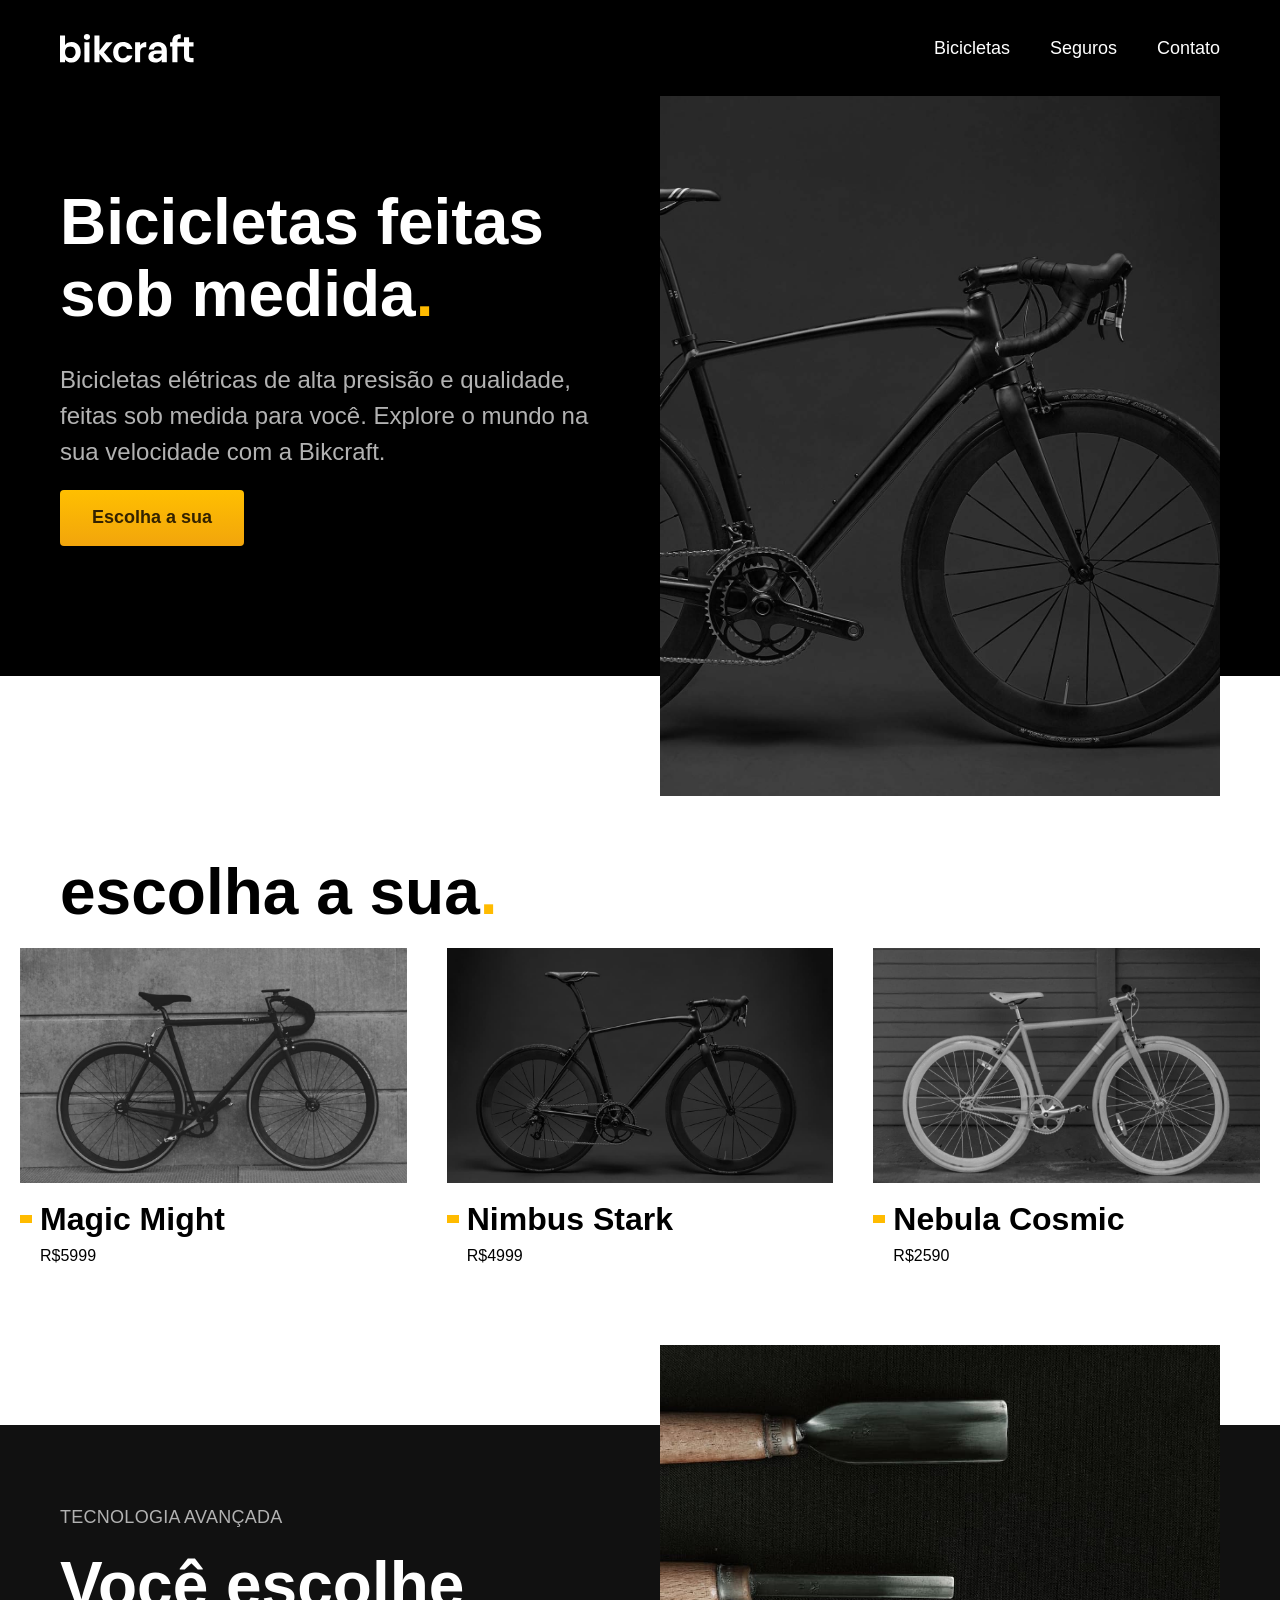
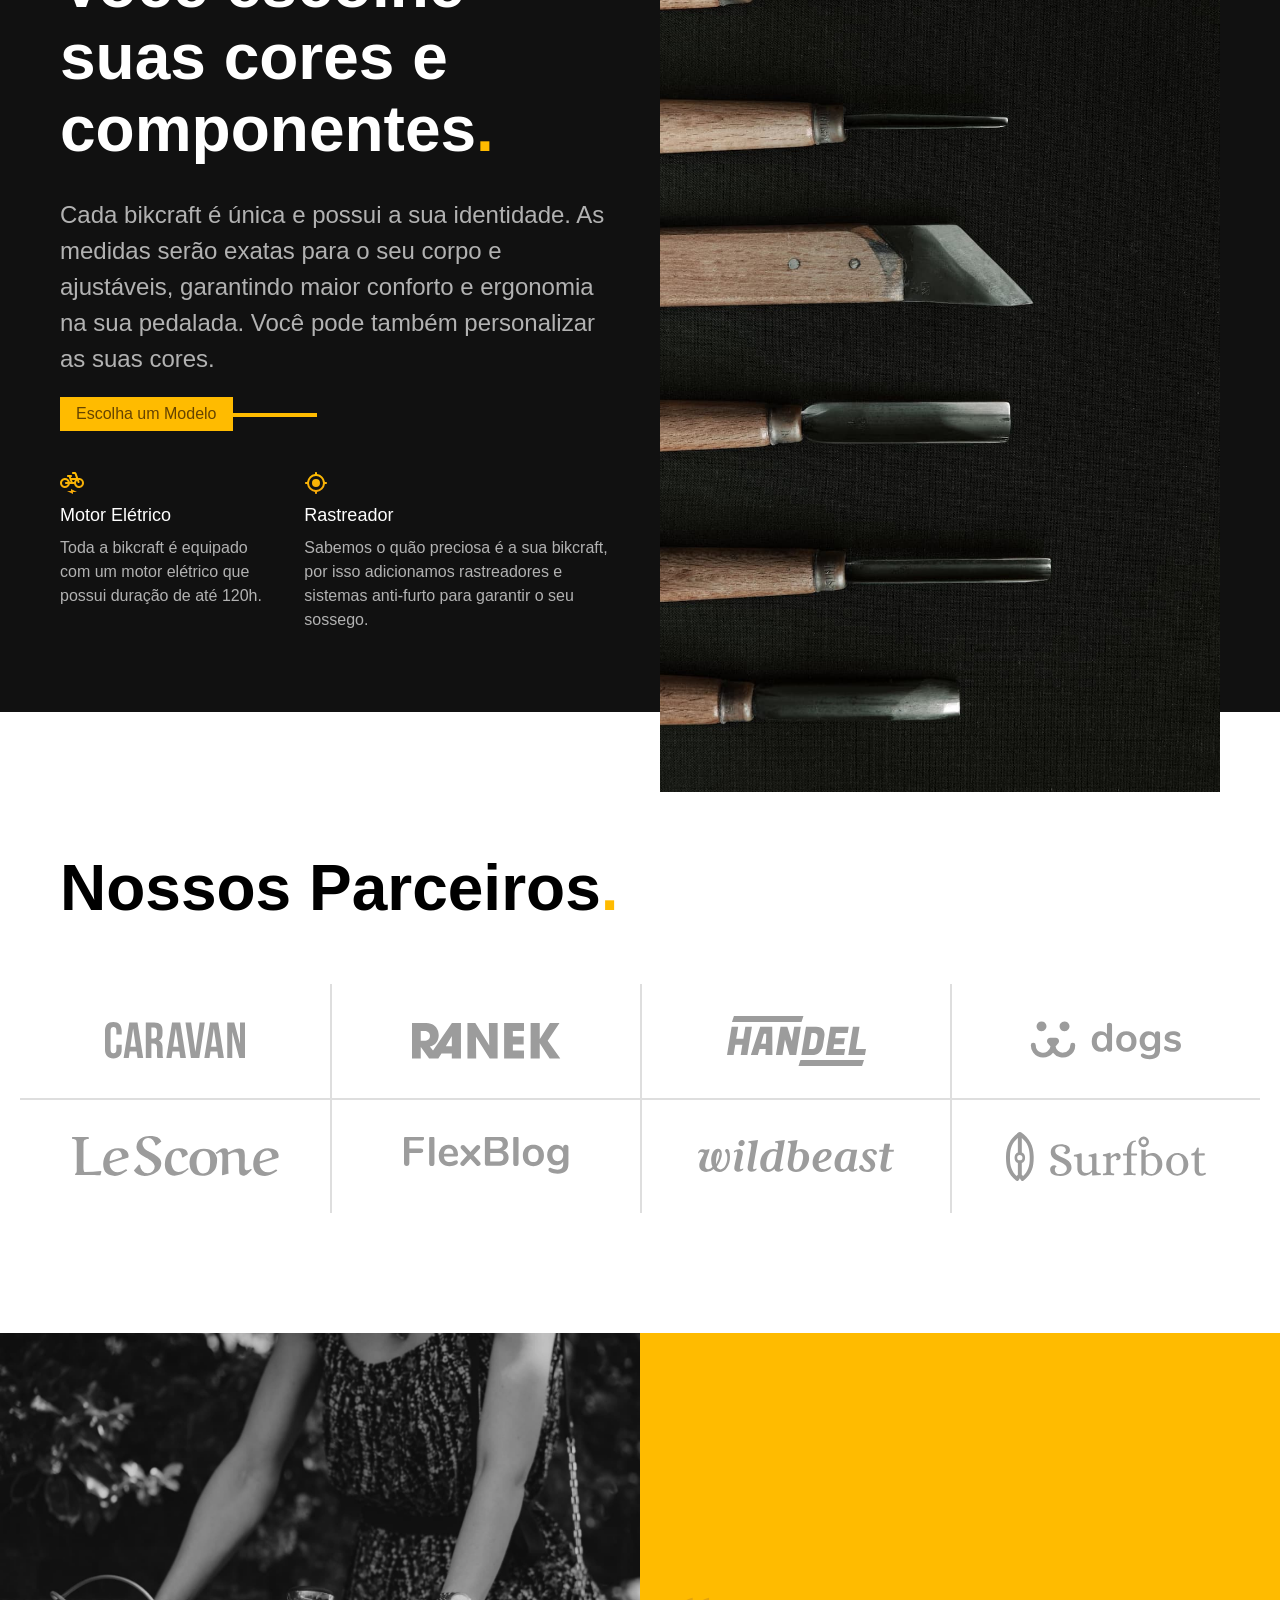
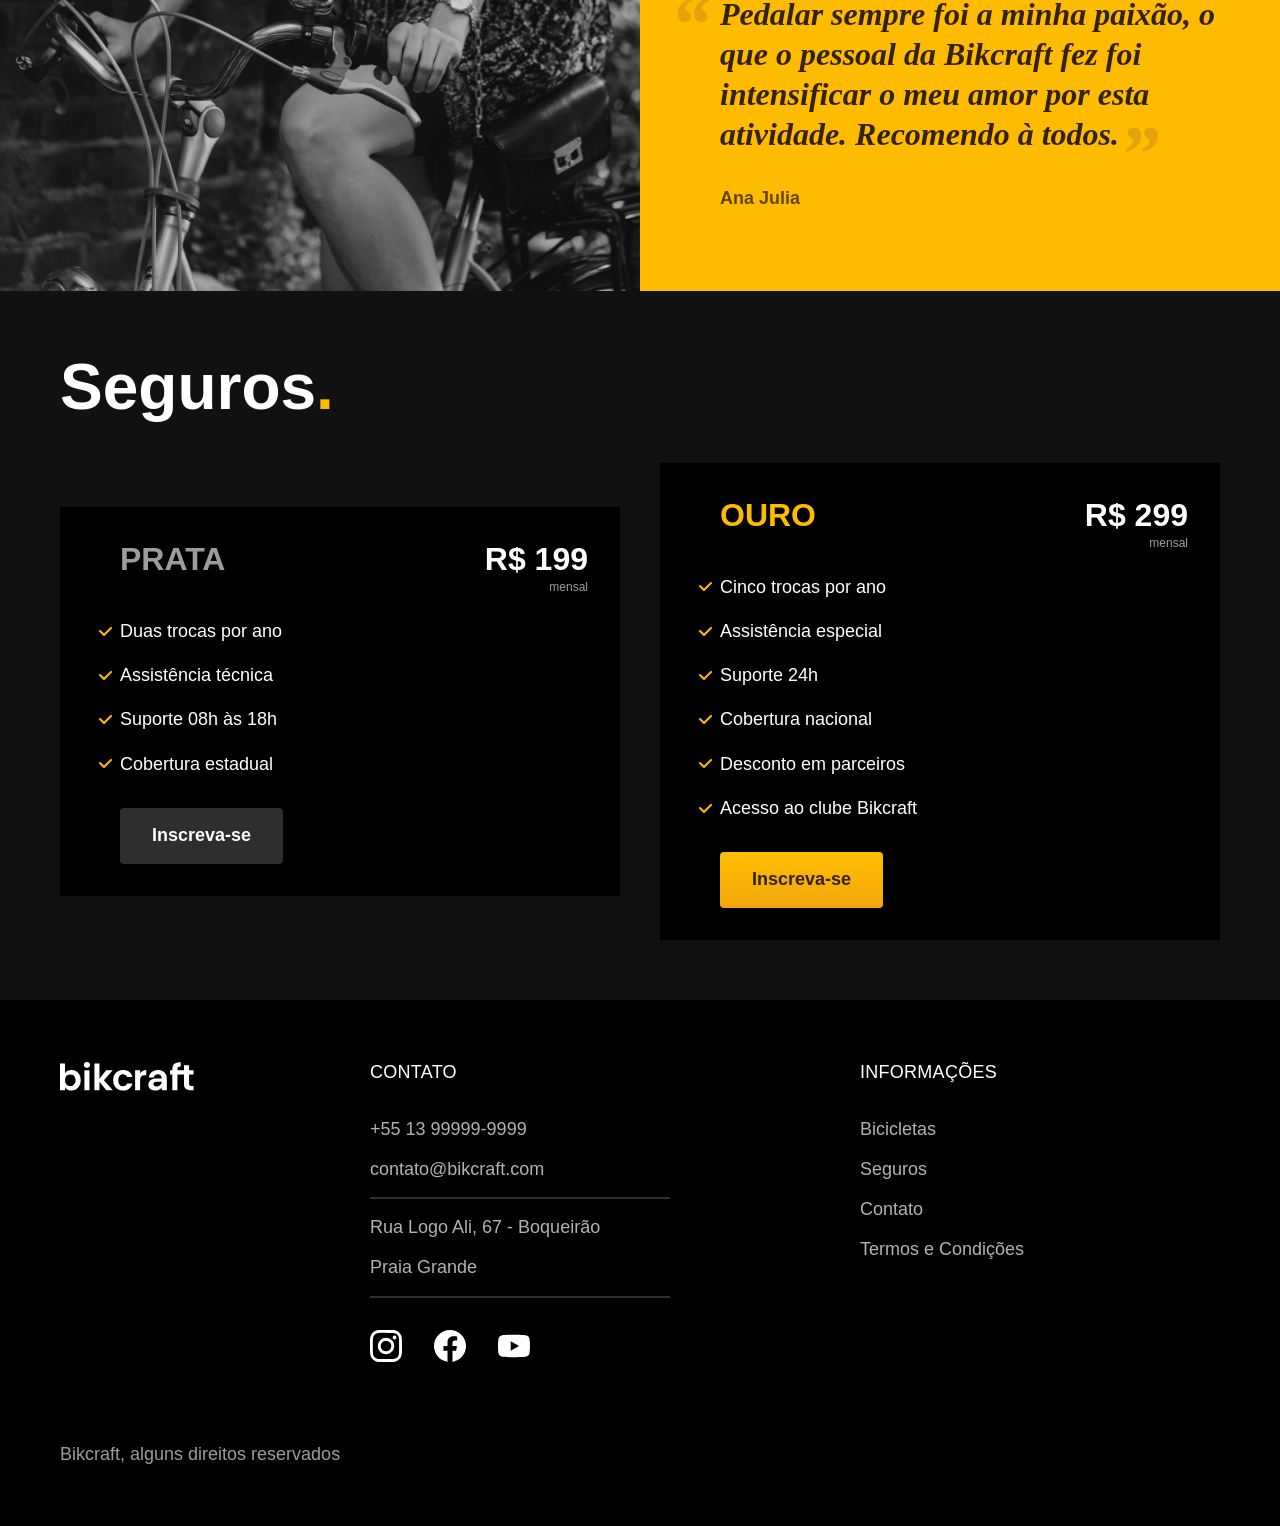
<file: index.html>
<!DOCTYPE html>
<html lang="pt-br">
<head>
    <meta charset="UTF-8">
    <meta name="viewport" content="width=device-width, initial-scale=1.0">
    <title>Bikcraft - Bicicletas elétricas</title>
    <meta name="description" content="Bicicletas elétricas de alta precisão e qualidade, feitas sob medida para o cliente. Explore o mundo na sua velocidade com a Bikcraft.">

    <link rel="stylesheet" href="css/style.css">
</head>
<body>
    
    <header class="header-bg">

        <div class="header container">

            <a href="./"><img src="img/bikcraft.svg" alt="Bikcraft"></a>
            
            <nav aria-label="primaria">

                <ul class="header-menu font-m c0">
                    <li><a href="./bicicletas.html">Bicicletas</a></li>
                    <li><a href="./seguros.html">Seguros</a></li>
                    <li><a href="./contato.html">Contato</a></li>
                </ul>

            </nav>

        </div>       
        
    </header>

    <main class="introducao-bg">

        <div class="introducao container">

            <div class="introducao-conteudo">

                <h1 class="font-xxl c0">Bicicletas feitas sob medida<span class="p1">.</span></h1>

                 <p class="font-l c5">Bicicletas elétricas de alta presisão e qualidade, feitas sob medida para você. Explore o mundo na sua velocidade com a Bikcraft.</p>
            
                <a href="./bicicletas.html" class="botao">Escolha a sua</a>

            </div>            

            <div>
                <img src="img/fotos/introducao.jpg" alt="Bicicleta elétrica preta">
            </div>

        </div>

    </main>

    <article class="bicicletas-lista">
        
        <h2 class="container font-xxl">escolha a sua<span class="p1">.</span></h2>
    
        <ul>
            <li>
                <a href="./bicicletas/magic.html">
                    <img src="img/bicicletas/magic.jpg" alt="Bicicleta Magic Preta">
                    <h3 class="font-xl">Magic Might</h3>
                    <span>R$5999</span>
                </a>
            </li>
            <li>
                <a href="./bicicletas/nimbus.html">
                    <img src="img/bicicletas/nimbus.jpg" alt="Bicicleta Nimbus Preta">
                    <h3 class="font-xl">Nimbus Stark</h3>
                    <span>R$4999</span>
                </a>
            </li>
            <li>
                <a href="./bicicletas/nebula.html">
                    <img src="img/bicicletas/nebula.jpg" alt="Bicicleta Nebula Branca">
                    <h3 class="font-xl">Nebula Cosmic</h3>
                    <span>R$2590</span>
                </a>
            </li>
        </ul>

    </article>

    <article class="tecnologia-bg">

        <div class="tecnologia container">

            <div class="tecnologia-conteudo">
                <span class="font-l-b c5">Tecnologia Avançada</span>
                <h2 class="font-xxl c0">Você escolhe suas cores e componentes<span class="p1">.</span></h2>
                <p class="font-l c5">Cada bikcraft é única e possui a sua identidade. As medidas serão exatas para o seu corpo e ajustáveis, garantindo maior conforto e ergonomia na sua pedalada. Você pode também personalizar as suas cores.</p>
                <a class="link p4" href="./bibicletas.html">Escolha um Modelo</a>
                
                <div class="tecnologia-vantagens">
                    <div>
                        <img src="./img/icones/eletrica.svg" alt="">
                        <h3 class="font-m c0">Motor Elétrico</h3>
                        <p class="font-s c5">Toda a bikcraft é equipado com um motor elétrico que possui duração de até 120h.</p>
                    </div>
                    <div>
                        <img src="./img/icones/rastreador.svg" alt="">
                        <h3 class="font-m c0">Rastreador</h3>
                        <p class="font-s c5">Sabemos o quão preciosa é a sua bikcraft, por isso adicionamos rastreadores e sistemas anti-furto para garantir o seu sossego.</p>
                    </div>                    
                </div>

                

            </div>

            <div class="tecnologia-imagem">
                <img src="img/fotos/tecnologia.jpg" alt="">
            </div>

        </div>

    </article>

    <section class="parceiros" aria-label="parceiros">

        <h2 class="container font-xxl">Nossos Parceiros<span class="p1">.</span></h2>

        <ul>
            <li><img src="./img/parceiros/caravan.svg" alt="caravan"></li>
            <li><img src="./img/parceiros/ranek.svg" alt="ranek"></li>
            <li><img src="./img/parceiros/handel.svg" alt="handel"></li>
            <li><img src="./img/parceiros/dogs.svg" alt="dogs"></li>
            <li><img src="./img/parceiros/lescone.svg" alt="lescone"></li>
            <li><img src="./img/parceiros/flexblog.svg" alt="flexblog"></li>
            <li><img src="./img/parceiros/wildbeast.svg" alt="wildbeast"></li>
            <li><img src="./img/parceiros/surfbot.svg" alt="surfbot"></li>
        </ul> 

    </section>

    <section class="depoimento" aria-label="depoimento">

        <div>
            <img src="img/fotos/depoimento.jpg" alt="Pessoa pedalando uma bicicleta bikcrafr">
        </div>

        <div class="depoimento-conteudo">
            <blockquote class="font-xl p5">
                <p>Pedalar sempre foi a minha paixão, o que o pessoal da Bikcraft fez foi intensificar o meu amor por esta atividade. Recomendo à todos.</p>
            </blockquote>
            <span class="font-m-b p4">Ana Julia</span>
        </div>

    </section>

    <article class="seguros-bg">

        <div class="seguros container">

            <h2 class="font-xxl c0">Seguros<span class="p1">.</span></h2>

            <div class="seguros-item">

                <h3 class="font-xl c6">PRATA</h3>
                <span class="font-xl c0"> R$ 199<span class="font-xs c6">mensal</span></span>
                <ul class="font-m c0">
                    <li>Duas trocas por ano</li>
                    <li>Assistência técnica</li>
                    <li>Suporte 08h às 18h</li>
                    <li>Cobertura estadual</li>
                </ul>
                <a class="botao secundario" href="./orcamento.html">Inscreva-se</a>

            </div>

            <div class="seguros-item">

                <h3 class="font-xl p1">OURO</h3>
                <span class="font-xl c0"> R$ 299<span class="font-xs c6">mensal</span></span>
                <ul class="font-m c0">
                    <li>Cinco trocas por ano</li>
                    <li>Assistência especial</li>
                    <li>Suporte 24h</li>
                    <li>Cobertura nacional</li>
                    <li>Desconto em parceiros</li>
                    <li>Acesso ao clube Bikcraft</li>
                </ul>
                <a class="botao" href="./orcamento.html">Inscreva-se</a>

            </div>

        </div>

    </article>

    <footer class="footer-bg">

        <div class="footer container">

            <img src="img/bikcraft.svg" alt="Bikcraft">

            <div class="footer-contato">
                <h3 class="font-l-b c0">Contato</h3>
                <ul class="font-m c5">
                    <li><a href="tel:=551399999-9999">+55 13 99999-9999</a></li>
                    <li><a href="mailto:contato@bikcraft.com">contato@bikcraft.com</a></li>
                    <li>Rua Logo Ali, 67 - Boqueirão</li>
                    <li>Praia Grande</li>
                </ul>
                <div class="footer-redes">
                    <a href="./">
                        <img src="./img/redes/instagram.svg" alt="instagram">
                    </a>
                    <a href="./">
                        <img src="./img/redes/facebook.svg" alt="facebook">
                    </a>
                    <a href="./">
                        <img src="./img/redes/youtube.svg" alt="youtube">
                    </a>
                </div>
            </div>

            <div class="footer-informacoes">

                <h3 class="font-l-b c0">Informações</h3>

                <nav>

                    <ul class="font-m c5">
                        <li><a href="./bicicletas.html">Bicicletas</a></li>
                        <li><a href="./seguros.html">Seguros</a></li>
                        <li><a href="./contato.html">Contato</a></li>
                        <li><a href="./termos.html">Termos e Condições</a></li>
                    </ul>

                </nav>

            </div>
            
            <p class="footer-copy font-m c6">Bikcraft, alguns direitos reservados</p>

        </div>

    </footer>

</body>
</html>
</file>
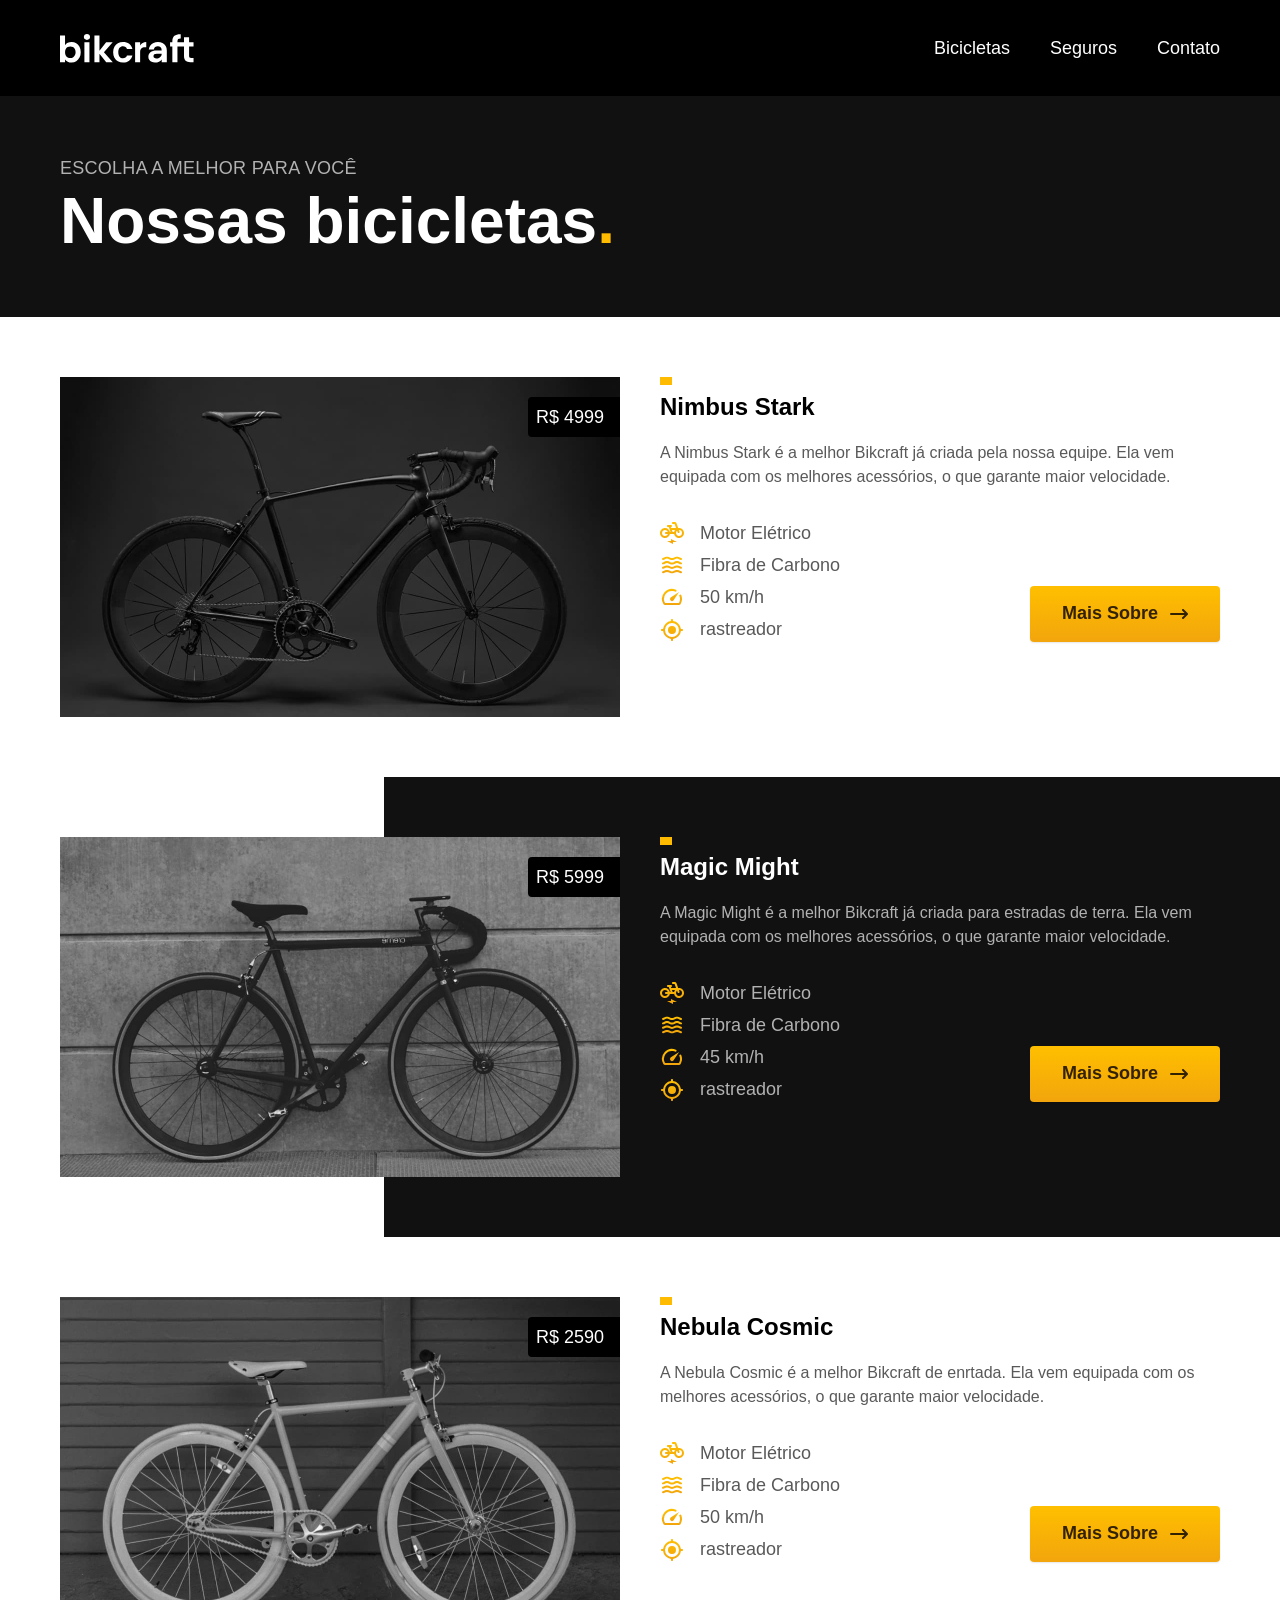
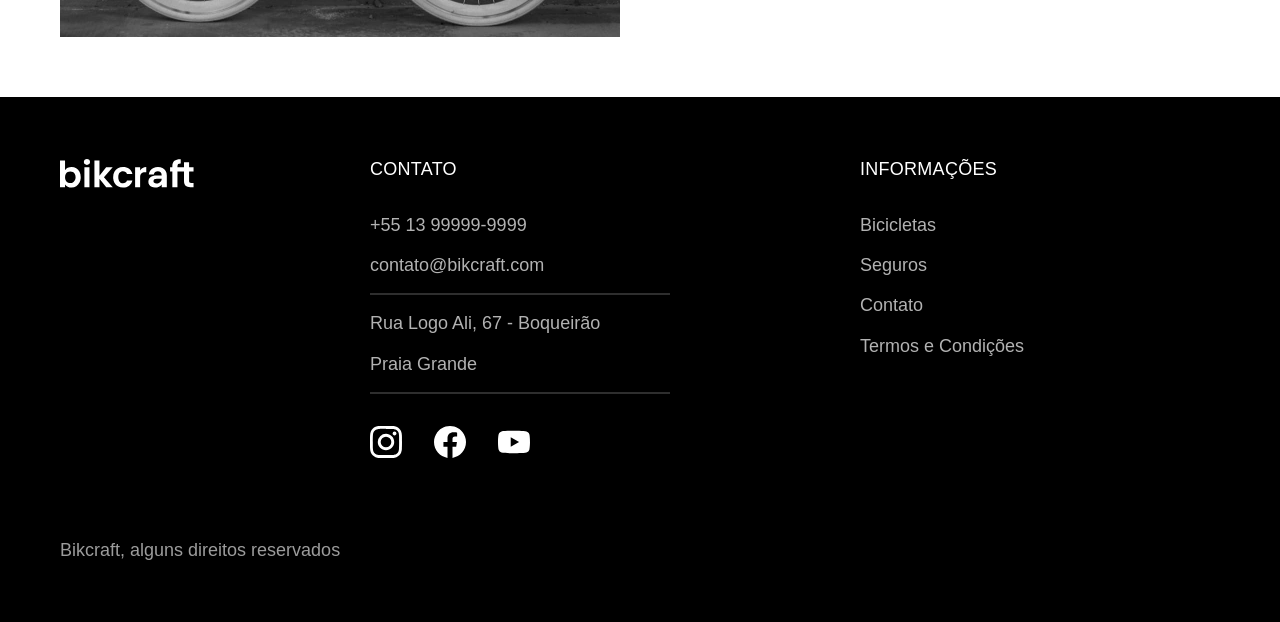
<file: bicicletas.html>
<!DOCTYPE html>
<html lang="pt-br">
    <head>
        <meta charset="UTF-8">
        <meta name="viewport" content="width=device-width, initial-scale=1.0">
        <title> Bicicletas | Bikcraft</title>
        <meta name="description" content="Termos e Condições.">

        <link rel="stylesheet" href="css/style.css">
    </head>
    <body id="bicicletas">
        
        <header class="header-bg">

            <div class="header container">

                <a href="./"><img src="img/bikcraft.svg" alt="Bikcraft"></a>
                
                <nav aria-label="primaria">

                    <ul class="header-menu font-m c0">
                        <li><a href="./bicicletas.html">Bicicletas</a></li>
                        <li><a href="./seguros.html">Seguros</a></li>
                        <li><a href="./contato.html">Contato</a></li>
                    </ul>

                </nav>

            </div>       
            
        </header>

        <main>

            <div class="titulo-bg">

                <div class="titulo container">
                    
                    <p class="font-l-b c5">Escolha a melhor para você</p>
                    <h1 class="font-xxl c0">Nossas bicicletas<span class="p1">.</span></h1>

                </div>
            </div>

            <div class="bicicletas-bg">
                    <div class="bicicletas container">
                        <div class="bicicletas-imagem">
                            <img src="img/bicicletas/nimbus.jpg" alt="Bicicleta Nimbus Preta">
                            <span class="font-m c0">R$ 4999</span>
                        </div>
                        <div class="bicicletas-conteudo">
                            <h2 class="font-x-l">Nimbus Stark</h2>
                            <p class="font-s c8">A Nimbus Stark é a melhor Bikcraft já criada pela nossa equipe. Ela vem equipada com os melhores acessórios, o que garante maior velocidade.</p>
                            <ul class="font-m c8">
                                <li><img src="./img/icones/eletrica.svg" alt="">Motor Elétrico</li>
                                <li><img src="./img/icones/carbono.svg" alt="">Fibra de Carbono</li>
                                <li><img src="./img/icones/velocidade.svg" alt="">50 km/h</li>
                                <li><img src="./img/icones/rastreador.svg" alt="">rastreador</li>
                            </ul>
                            <a href="./bicicletas/nimbus.html" class="botao seta">Mais Sobre</a>
                        </div>
                    </div>
            </div>

            <div class="bicicletas-bg">
                    <div class="bicicletas container">
                        <div class="bicicletas-imagem">
                            <img src="img/bicicletas/magic.jpg" alt="Bicicleta Magic Preta">
                            <span class="font-m c0">R$ 5999</span>
                        </div>
                        <div class="bicicletas-conteudo">
                            <h2 class="font-x-l c0">Magic Might</h2>
                            <p class="font-s c5">A Magic Might é a melhor Bikcraft já criada para estradas de terra. Ela vem equipada com os melhores acessórios, o que garante maior velocidade.</p>
                            <ul class="font-m c5">
                                <li><img src="./img/icones/eletrica.svg" alt="">Motor Elétrico</li>
                                <li><img src="./img/icones/carbono.svg" alt="">Fibra de Carbono</li>
                                <li><img src="./img/icones/velocidade.svg" alt="">45 km/h</li>
                                <li><img src="./img/icones/rastreador.svg" alt="">rastreador</li>
                            </ul>
                            <a href="./bicicletas/magic.html" class="botao seta">Mais Sobre</a>
                        </div>
                    </div>
            </div>

            <div class="bicicletas-bg">
                    <div class="bicicletas container">
                        <div class="bicicletas-imagem">
                            <img src="img/bicicletas/nebula.jpg" alt="Bicicleta Nebula Branca">
                            <span class="font-m c0">R$ 2590</span>
                        </div>
                        <div class="bicicletas-conteudo">
                            <h2 class="font-x-l">Nebula Cosmic</h2>
                            <p class="font-s c8">A Nebula Cosmic é a melhor Bikcraft de enrtada. Ela vem equipada com os melhores acessórios, o que garante maior velocidade.</p>
                            <ul class="font-m c8">
                                <li><img src="./img/icones/eletrica.svg" alt="">Motor Elétrico</li>
                                <li><img src="./img/icones/carbono.svg" alt="">Fibra de Carbono</li>
                                <li><img src="./img/icones/velocidade.svg" alt="">50 km/h</li>
                                <li><img src="./img/icones/rastreador.svg" alt="">rastreador</li>
                            </ul>
                            <a href="./bicicletas/nebula.html" class="botao seta">Mais Sobre</a>
                        </div>
                    </div>
            </div>

        </main>

        <footer class="footer-bg">

            <div class="footer container">

                <img src="img/bikcraft.svg" alt="Bikcraft">

                <div class="footer-contato">
                    <h3 class="font-l-b c0">Contato</h3>
                    <ul class="font-m c5">
                        <li><a href="tel:=551399999-9999">+55 13 99999-9999</a></li>
                        <li><a href="mailto:contato@bikcraft.com">contato@bikcraft.com</a></li>
                        <li>Rua Logo Ali, 67 - Boqueirão</li>
                        <li>Praia Grande</li>
                    </ul>
                    <div class="footer-redes">
                        <a href="./">
                            <img src="./img/redes/instagram.svg" alt="instagram">
                        </a>
                        <a href="./">
                            <img src="./img/redes/facebook.svg" alt="facebook">
                        </a>
                        <a href="./">
                            <img src="./img/redes/youtube.svg" alt="youtube">
                        </a>
                    </div>
                </div>

                <div class="footer-informacoes">

                    <h3 class="font-l-b c0">Informações</h3>

                    <nav>

                        <ul class="font-m c5">
                            <li><a href="./bicicletas.html">Bicicletas</a></li>
                            <li><a href="./seguros.html">Seguros</a></li>
                            <li><a href="./contato.html">Contato</a></li>
                            <li><a href="./termos.html">Termos e Condições</a></li>
                        </ul>

                    </nav>

                </div>
                
                <p class="footer-copy font-m c6">Bikcraft, alguns direitos reservados</p>

            </div>

        </footer>

    </body>
</html>
</file>
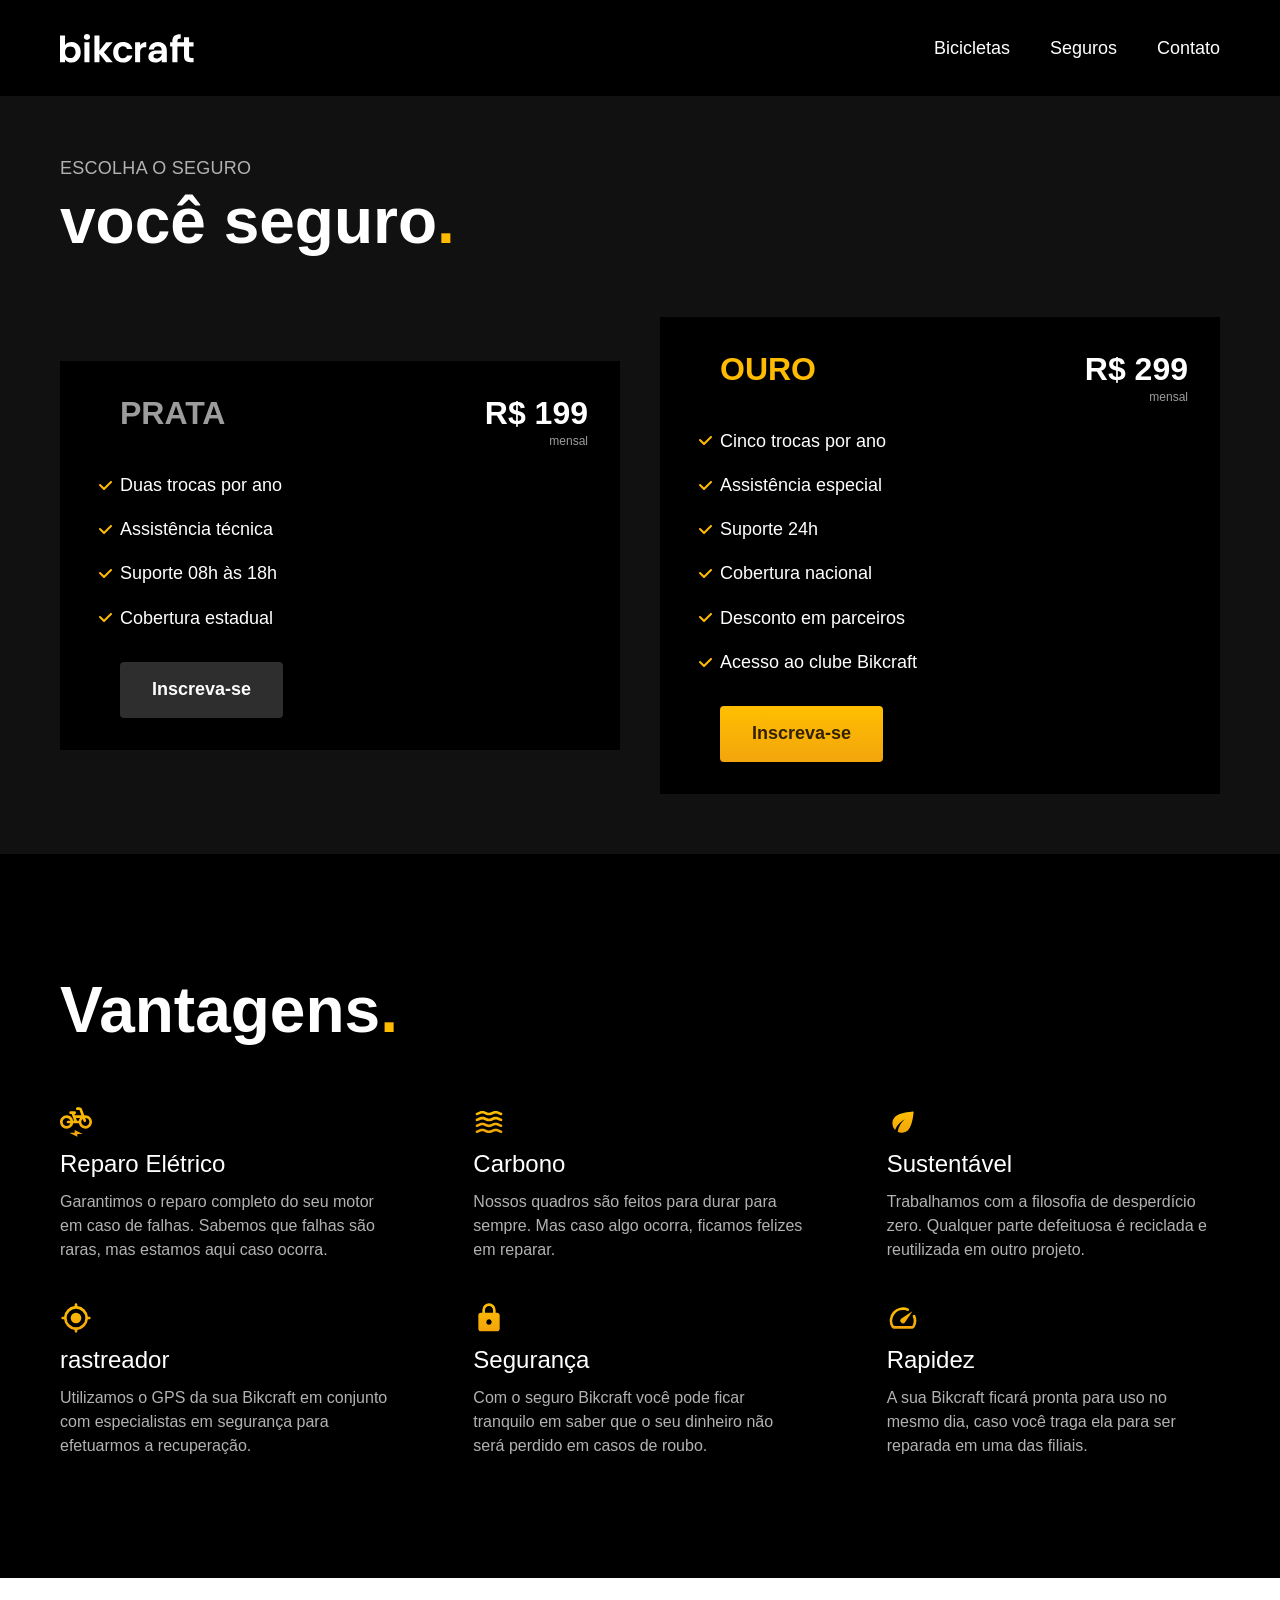
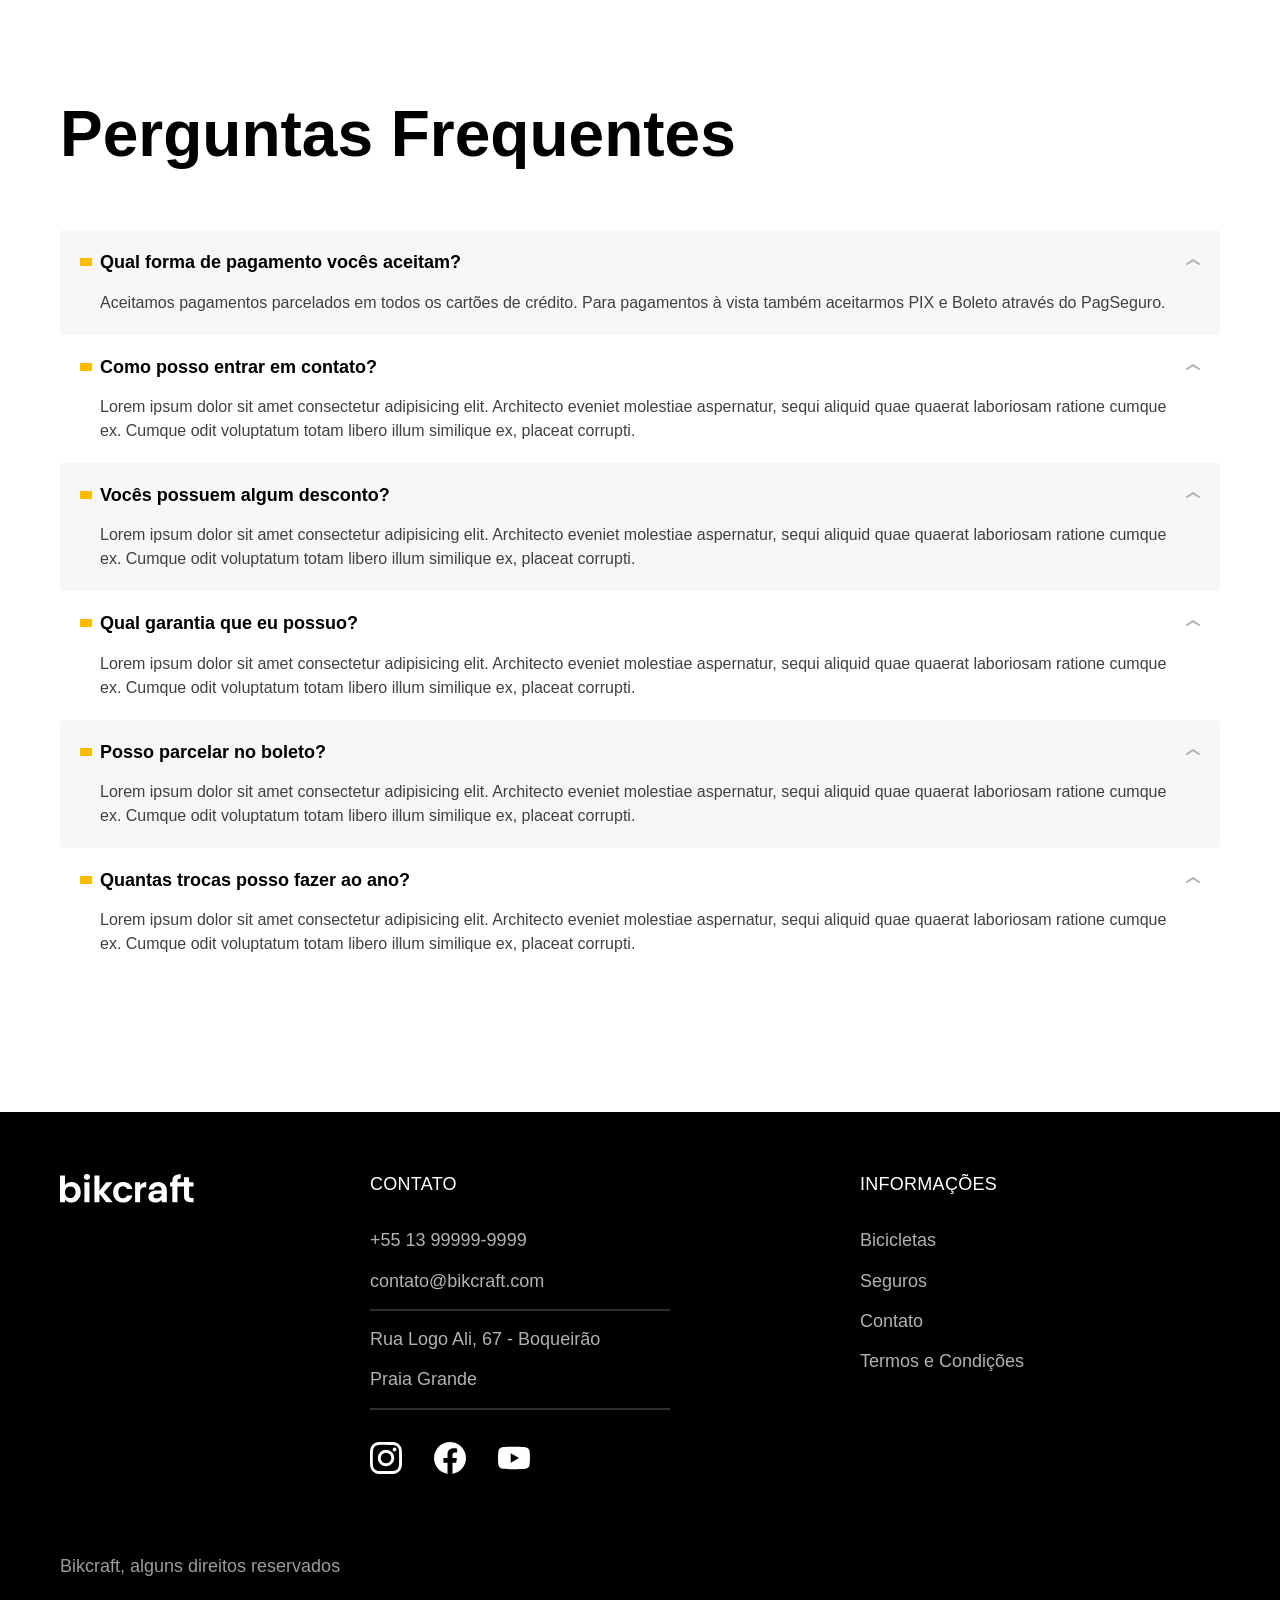
<file: seguros.html>
<!DOCTYPE html>
<html lang="pt-br">
    <head>
        <meta charset="UTF-8">
        <meta name="viewport" content="width=device-width, initial-scale=1.0">
        <title> Seguros | Bikcraft</title>
        <meta name="description" content="Termos e Condições.">

        <link rel="stylesheet" href="css/style.css">
    </head>
    <body id="seguros">
        
        <header class="header-bg">

            <div class="header container">

                <a href="./"><img src="img/bikcraft.svg" alt="Bikcraft"></a>
                
                <nav aria-label="primaria">

                    <ul class="header-menu font-m c0">
                        <li><a href="./bicicletas.html">Bicicletas</a></li>
                        <li><a href="./seguros.html">Seguros</a></li>
                        <li><a href="./contato.html">Contato</a></li>
                    </ul>

                </nav>

            </div>       
            
        </header>

        <main class="seguros-bg">

            <div class="titulo-bg">

                <div class="titulo container">
                    
                    <p class="font-l-b c5">Escolha o Seguro</p>
                    <h1 class="font-xxl c0">você seguro<span class="p1">.</span></h1>

                </div>

            </div>



            <div class="seguros container">

                <div class="seguros-item">

                    <h3 class="font-xl c6">PRATA</h3>
                    <span class="font-xl c0"> R$ 199<span class="font-xs c6">mensal</span></span>
                    <ul class="font-m c0">
                        <li>Duas trocas por ano</li>
                        <li>Assistência técnica</li>
                        <li>Suporte 08h às 18h</li>
                        <li>Cobertura estadual</li>
                    </ul>
                    <a class="botao secundario" href="./orcamento.html">Inscreva-se</a>

                </div>

                <div class="seguros-item">

                    <h3 class="font-xl p1">OURO</h3>
                    <span class="font-xl c0"> R$ 299<span class="font-xs c6">mensal</span></span>
                    <ul class="font-m c0">
                        <li>Cinco trocas por ano</li>
                        <li>Assistência especial</li>
                        <li>Suporte 24h</li>
                        <li>Cobertura nacional</li>
                        <li>Desconto em parceiros</li>
                        <li>Acesso ao clube Bikcraft</li>
                    </ul>
                    <a class="botao" href="./orcamento.html">Inscreva-se</a>

                </div>

            </div>

        </main>

        <article class="vantagens-bg">

            <div class="vantagens container">

                <h2 class="font-xxl c0">Vantagens<span class="p1">.</span></h2>

                <ul>
                    <li>
                        <img src="img/icones/eletrica.svg" alt="">
                        <h3 class="font-l c0">Reparo Elétrico</h3>
                        <p class="font-s c5">Garantimos o reparo completo do seu motor em caso de falhas. Sabemos que falhas são raras, mas estamos aqui caso ocorra.</p>
                    </li>
                    <li>
                        <img src="img/icones/carbono.svg" alt="">
                        <h3 class="font-l c0">Carbono</h3>
                        <p class="font-s c5">Nossos quadros são feitos para durar para sempre. Mas caso algo ocorra, ficamos felizes em reparar.</p>
                    </li>
                    <li>
                        <img src="img/icones/sustentavel.svg" alt="">
                        <h3 class="font-l c0">Sustentável</h3>
                        <p class="font-s c5">Trabalhamos com a filosofia de desperdício zero. Qualquer parte defeituosa é reciclada e reutilizada em outro projeto.</p>
                    </li>
                    <li>
                        <img src="img/icones/rastreador.svg" alt="">
                        <h3 class="font-l c0">rastreador</h3>
                        <p class="font-s c5">Utilizamos o GPS da sua Bikcraft em conjunto com especialistas em segurança para efetuarmos a recuperação.</p>
                    </li>
                    <li>
                        <img src="img/icones/seguro.svg" alt="">
                        <h3 class="font-l c0">Segurança</h3>
                        <p class="font-s c5">Com o seguro Bikcraft você pode ficar tranquilo em saber que o seu dinheiro não será perdido em casos de roubo.</p>
                    </li>
                    <li>
                        <img src="img/icones/velocidade.svg" alt="">
                        <h3 class="font-l c0">Rapidez</h3>
                        <p class="font-s c5">A sua Bikcraft ficará pronta para uso no mesmo dia, caso você traga ela para ser reparada em uma das filiais.</p>
                    </li>
                </ul>

            </div>

        </article>

        <article class="perguntas container">

                <h2 class="font-xxl">Perguntas Frequentes</h2>

                <!-- É uma lista de definição, onde o dt é o nome/titulo e o dd é a descrição de X coisa-->
                <dl>
                    <div>
                        <dt class="font-m-b">Qual forma de pagamento vocês aceitam?</dt>
                        <dd class="font-s c9">Aceitamos pagamentos parcelados em todos os cartões de crédito. Para pagamentos à vista também aceitarmos PIX e Boleto através do PagSeguro.</dd>
                    </div>
                    <div>
                        <dt class="font-m-b">Como posso entrar em contato?</dt>
                        <dd class="font-s c9">Lorem ipsum dolor sit amet consectetur adipisicing elit. Architecto eveniet molestiae aspernatur, sequi aliquid quae quaerat laboriosam ratione cumque ex. Cumque odit voluptatum totam libero illum similique ex, placeat corrupti.</dd>
                    </div>
                    <div>
                        <dt class="font-m-b">Vocês possuem algum desconto?</dt>
                        <dd class="font-s c9">Lorem ipsum dolor sit amet consectetur adipisicing elit. Architecto eveniet molestiae aspernatur, sequi aliquid quae quaerat laboriosam ratione cumque ex. Cumque odit voluptatum totam libero illum similique ex, placeat corrupti.</dd>
                    </div>
                    <div>
                        <dt class="font-m-b">Qual garantia que eu possuo?</dt>
                        <dd class="font-s c9">Lorem ipsum dolor sit amet consectetur adipisicing elit. Architecto eveniet molestiae aspernatur, sequi aliquid quae quaerat laboriosam ratione cumque ex. Cumque odit voluptatum totam libero illum similique ex, placeat corrupti.</dd>
                    </div>
                    <div>
                        <dt class="font-m-b">Posso parcelar no boleto?</dt>
                        <dd class="font-s c9">Lorem ipsum dolor sit amet consectetur adipisicing elit. Architecto eveniet molestiae aspernatur, sequi aliquid quae quaerat laboriosam ratione cumque ex. Cumque odit voluptatum totam libero illum similique ex, placeat corrupti.</dd>
                    </div>
                    <div>
                        <dt class="font-m-b">Quantas trocas posso fazer ao ano?</dt>
                        <dd class="font-s c9">Lorem ipsum dolor sit amet consectetur adipisicing elit. Architecto eveniet molestiae aspernatur, sequi aliquid quae quaerat laboriosam ratione cumque ex. Cumque odit voluptatum totam libero illum similique ex, placeat corrupti.</dd>
                    </div>
                    
                </dl>

        </article>

        <footer class="footer-bg">

            <div class="footer container">

                <img src="img/bikcraft.svg" alt="Bikcraft">

                <div class="footer-contato">
                    <h3 class="font-l-b c0">Contato</h3>
                    <ul class="font-m c5">
                        <li><a href="tel:=551399999-9999">+55 13 99999-9999</a></li>
                        <li><a href="mailto:contato@bikcraft.com">contato@bikcraft.com</a></li>
                        <li>Rua Logo Ali, 67 - Boqueirão</li>
                        <li>Praia Grande</li>
                    </ul>
                    <div class="footer-redes">
                        <a href="./">
                            <img src="./img/redes/instagram.svg" alt="instagram">
                        </a>
                        <a href="./">
                            <img src="./img/redes/facebook.svg" alt="facebook">
                        </a>
                        <a href="./">
                            <img src="./img/redes/youtube.svg" alt="youtube">
                        </a>
                    </div>
                </div>

                <div class="footer-informacoes">

                    <h3 class="font-l-b c0">Informações</h3>

                    <nav>

                        <ul class="font-m c5">
                            <li><a href="./bicicletas.html">Bicicletas</a></li>
                            <li><a href="./seguros.html">Seguros</a></li>
                            <li><a href="./contato.html">Contato</a></li>
                            <li><a href="./termos.html">Termos e Condições</a></li>
                        </ul>

                    </nav>

                </div>
                
                <p class="footer-copy font-m c6">Bikcraft, alguns direitos reservados</p>

            </div>

        </footer>

    </body>
</html>
</file>
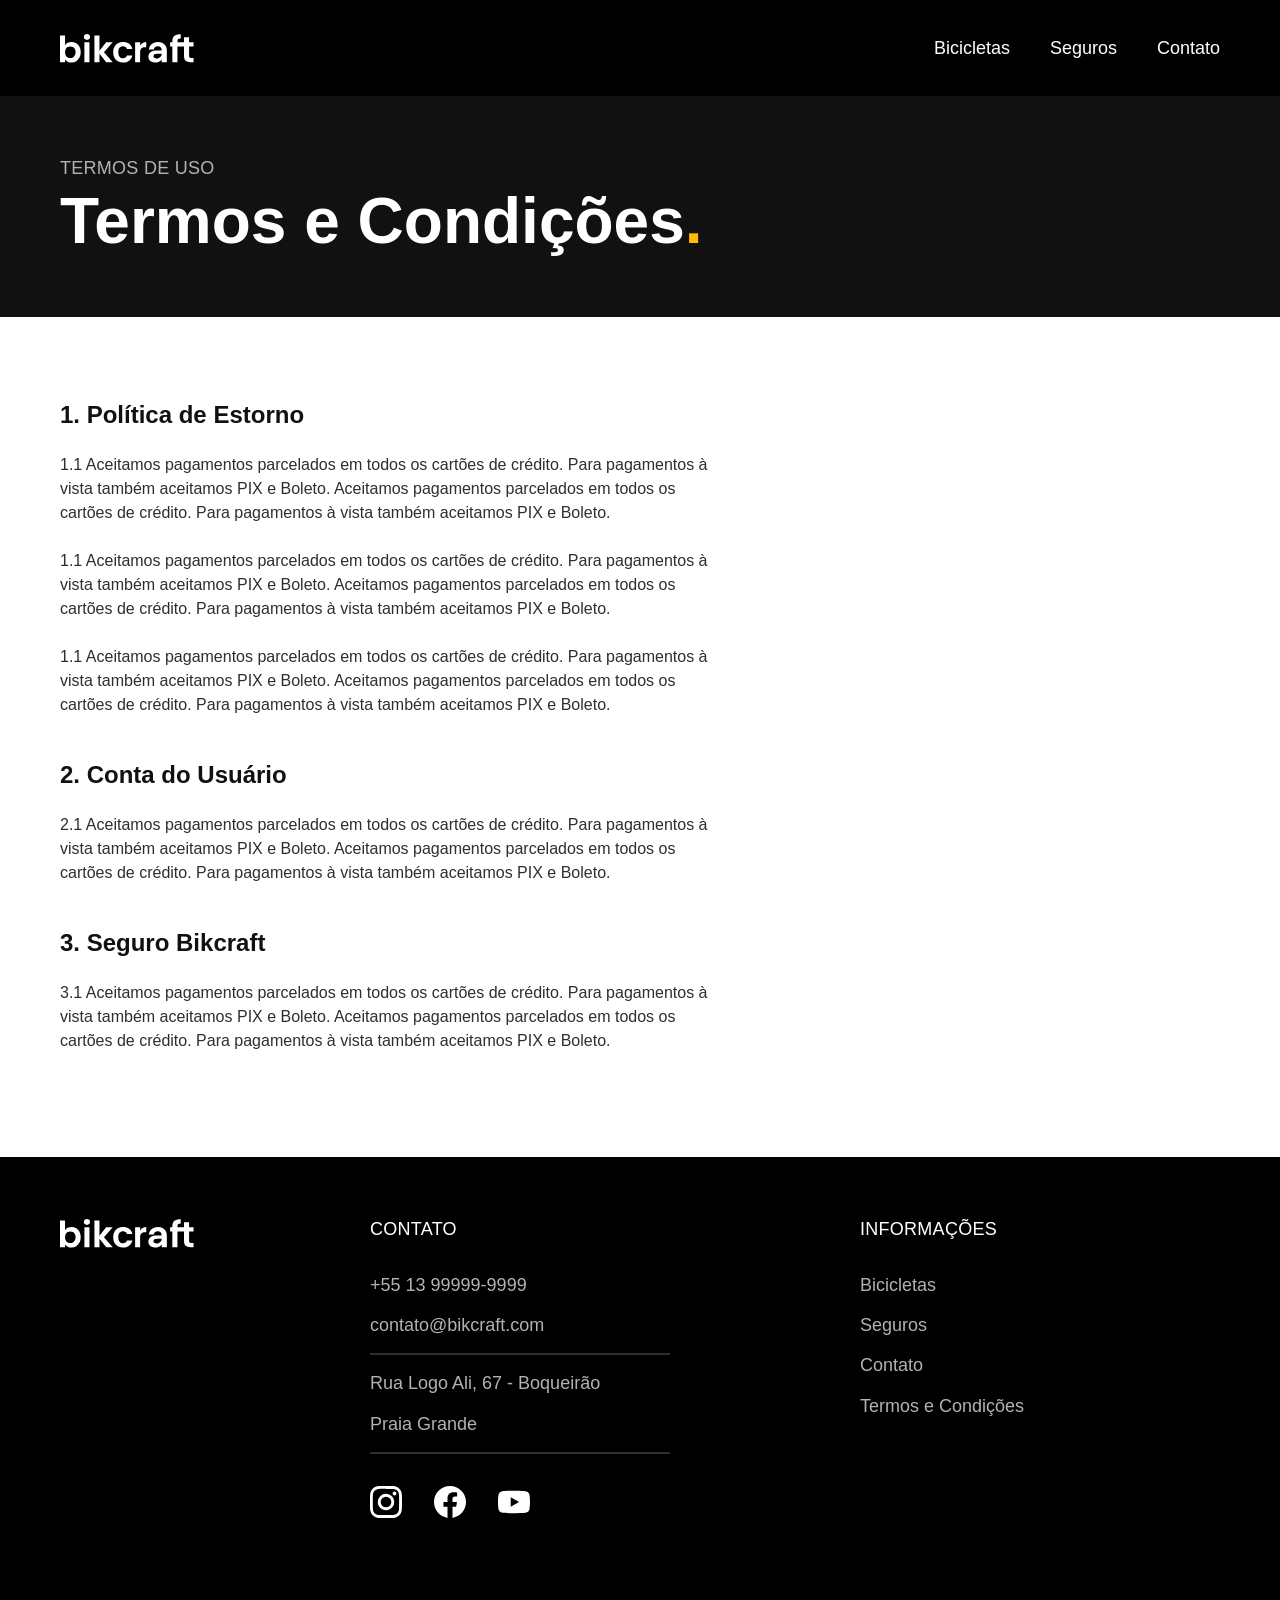
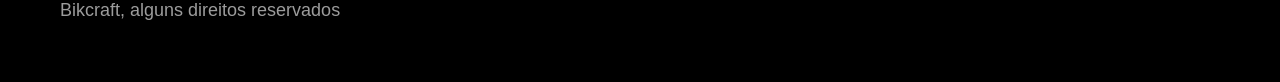
<file: termos.html>
<!DOCTYPE html>
<html lang="pt-br">
    <head>
        <meta charset="UTF-8">
        <meta name="viewport" content="width=device-width, initial-scale=1.0">
        <title> Termos e Condições | Bikcraft</title>
        <meta name="description" content="Termos e Condições.">

        <link rel="stylesheet" href="css/style.css">
    </head>
    <body id="termos">
        
        <header class="header-bg">

            <div class="header container">

                <a href="./"><img src="img/bikcraft.svg" alt="Bikcraft"></a>
                
                <nav aria-label="primaria">

                    <ul class="header-menu font-m c0">
                        <li><a href="./bicicletas.html">Bicicletas</a></li>
                        <li><a href="./seguros.html">Seguros</a></li>
                        <li><a href="./contato.html">Contato</a></li>
                    </ul>

                </nav>

            </div>       
            
        </header>

        <main>

            <div class="titulo-bg">

                <div class="titulo container">
                    
                    <p class="font-l-b c5">Termos de uso</p>
                    <h1 class="font-xxl c0">Termos e Condições<span class="p1">.</span></h1>

                </div>

            </div>

            <div class="termos container font-s c10">
                <h2 class="font-l c11">1. Política de Estorno</h2>
                <p>1.1 Aceitamos pagamentos parcelados em todos os cartões de crédito. Para pagamentos à vista também aceitamos PIX e Boleto. Aceitamos pagamentos parcelados em todos os cartões de crédito. Para pagamentos à vista também aceitamos PIX e Boleto.</p>
                <p>1.1 Aceitamos pagamentos parcelados em todos os cartões de crédito. Para pagamentos à vista também aceitamos PIX e Boleto. Aceitamos pagamentos parcelados em todos os cartões de crédito. Para pagamentos à vista também aceitamos PIX e Boleto.</p>
                <p>1.1 Aceitamos pagamentos parcelados em todos os cartões de crédito. Para pagamentos à vista também aceitamos PIX e Boleto. Aceitamos pagamentos parcelados em todos os cartões de crédito. Para pagamentos à vista também aceitamos PIX e Boleto.</p>

                <h2 class="font-l c11">2. Conta do Usuário</h2>
                <p>2.1 Aceitamos pagamentos parcelados em todos os cartões de crédito. Para pagamentos à vista também aceitamos PIX e Boleto. Aceitamos pagamentos parcelados em todos os cartões de crédito. Para pagamentos à vista também aceitamos PIX e Boleto.</p>

                <h2 class="font-l c11">3. Seguro Bikcraft</h2>
                <p>3.1 Aceitamos pagamentos parcelados em todos os cartões de crédito. Para pagamentos à vista também aceitamos PIX e Boleto. Aceitamos pagamentos parcelados em todos os cartões de crédito. Para pagamentos à vista também aceitamos PIX e Boleto.</p>
            </div>

        </main>

        <footer class="footer-bg">

            <div class="footer container">

                <img src="img/bikcraft.svg" alt="Bikcraft">

                <div class="footer-contato">
                    <h3 class="font-l-b c0">Contato</h3>
                    <ul class="font-m c5">
                        <li><a href="tel:=551399999-9999">+55 13 99999-9999</a></li>
                        <li><a href="mailto:contato@bikcraft.com">contato@bikcraft.com</a></li>
                        <li>Rua Logo Ali, 67 - Boqueirão</li>
                        <li>Praia Grande</li>
                    </ul>
                    <div class="footer-redes">
                        <a href="./">
                            <img src="./img/redes/instagram.svg" alt="instagram">
                        </a>
                        <a href="./">
                            <img src="./img/redes/facebook.svg" alt="facebook">
                        </a>
                        <a href="./">
                            <img src="./img/redes/youtube.svg" alt="youtube">
                        </a>
                    </div>
                </div>

                <div class="footer-informacoes">

                    <h3 class="font-l-b c0">Informações</h3>

                    <nav>

                        <ul class="font-m c5">
                            <li><a href="./bicicletas.html">Bicicletas</a></li>
                            <li><a href="./seguros.html">Seguros</a></li>
                            <li><a href="./contato.html">Contato</a></li>
                            <li><a href="./termos.html">Termos e Condições</a></li>
                        </ul>

                    </nav>

                </div>
                
                <p class="footer-copy font-m c6">Bikcraft, alguns direitos reservados</p>

            </div>

        </footer>

    </body>
</html>
</file>
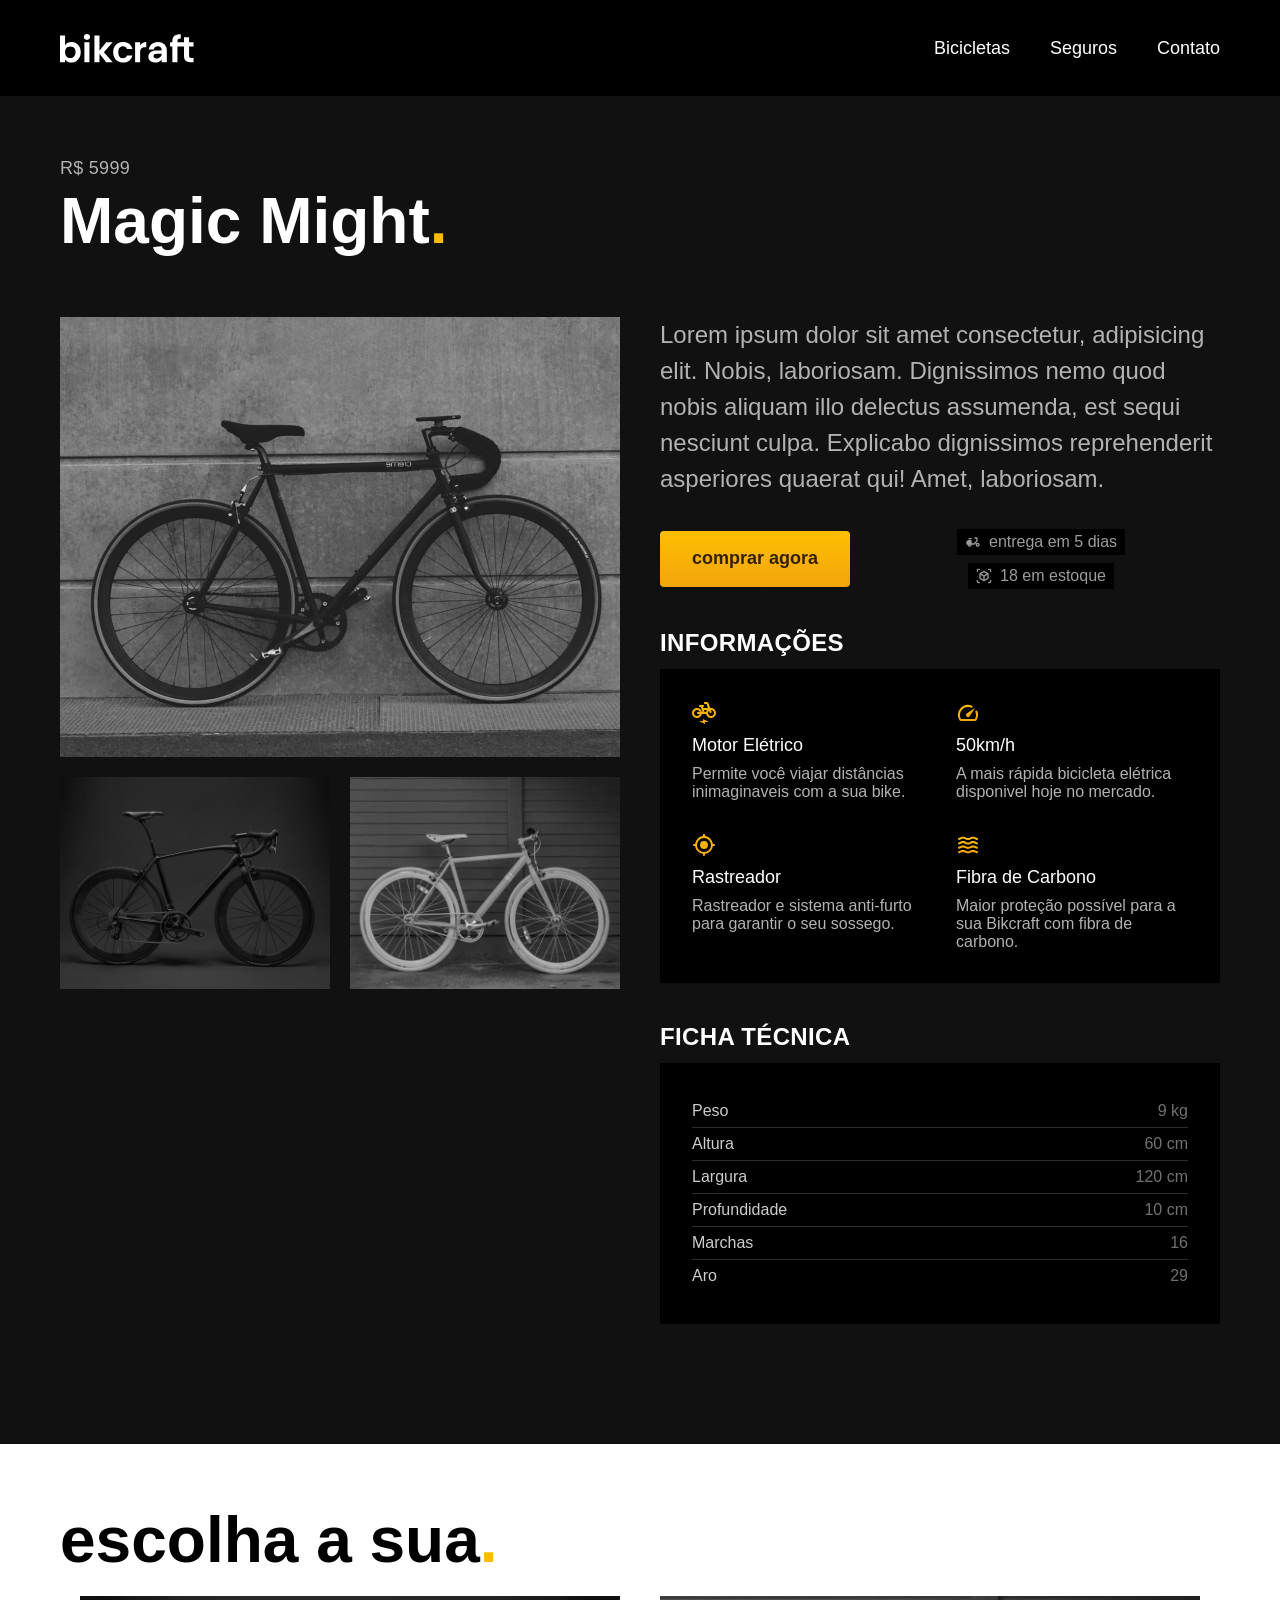
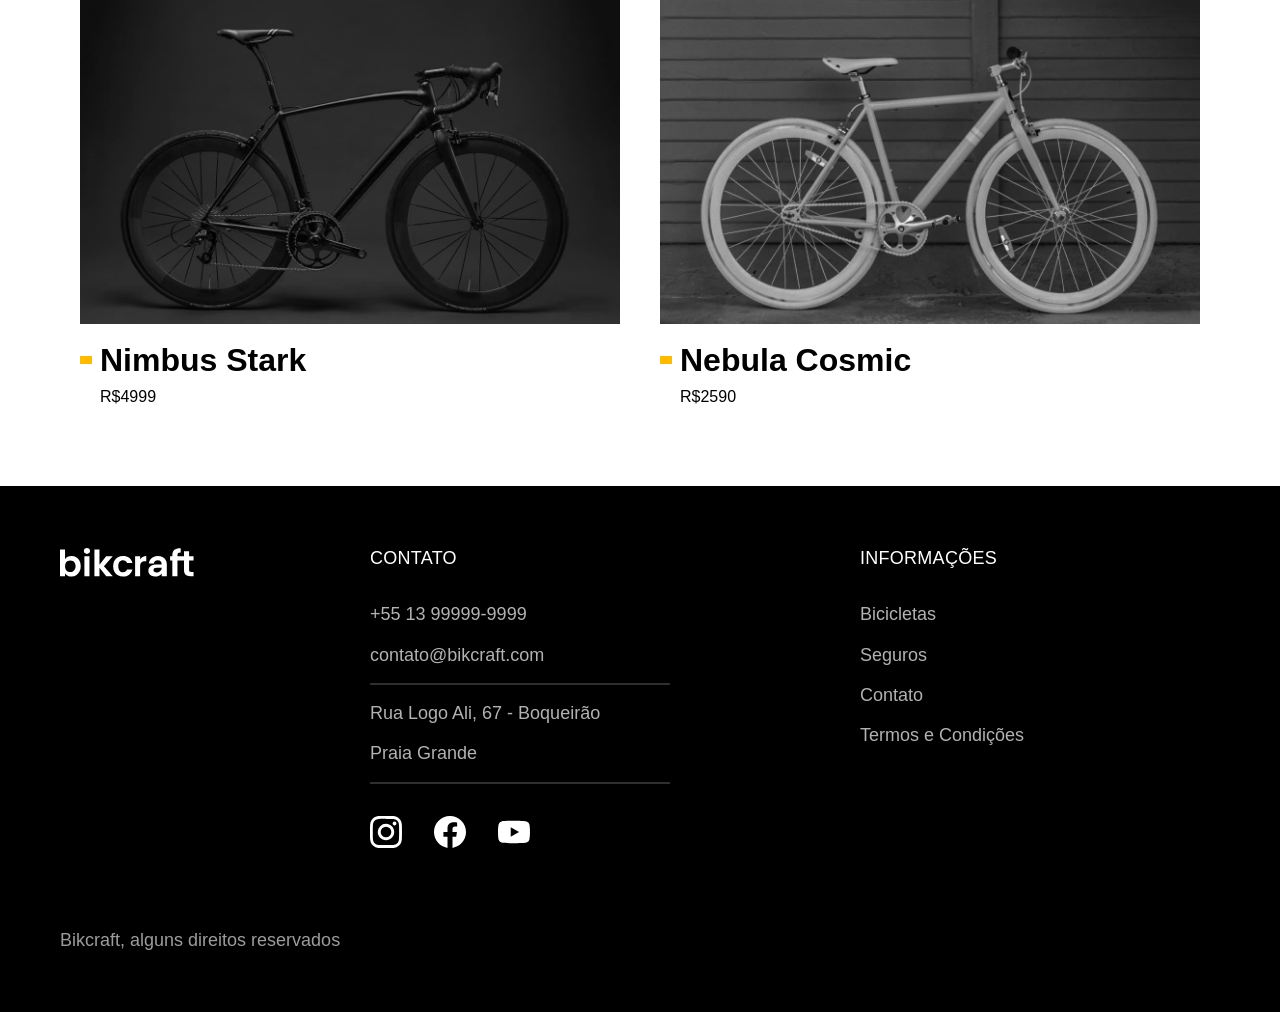
<file: bicicletas/magic.html>
<!DOCTYPE html>
<html lang="pt-br">
    <head>
        <meta charset="UTF-8">
        <meta name="viewport" content="width=device-width, initial-scale=1.0">
        <title> Magic | Bikcraft</title>
        <meta name="description" content="Termos e Condições.">

        <link rel="stylesheet" href="../css/style.css">
    </head>
    <body id="bicicleta">
        
        <header class="header-bg">

            <div class="header container">

                <a href="./"><img src="../img/bikcraft.svg" alt="Bikcraft"></a>
                
                <nav aria-label="primaria">

                    <ul class="header-menu font-m c0">
                        <li><a href="../bicicletas.html">Bicicletas</a></li>
                        <li><a href="../seguros.html">Seguros</a></li>
                        <li><a href="../contato.html">Contato</a></li>
                    </ul>

                </nav>

            </div>       
            
        </header>

        <main class="titulo-bg">
            <div>

                <div class="titulo container">
                    
                    <p class="font-l-b c5">R$ 5999</p>
                    <h1 class="font-xxl c0">Magic Might<span class="p1">.</span></h1>

                </div>

            </div>

            <div class="bicicleta container">

                <div class="bicicleta-imagens">
                    <img src="../img/bicicleta/nimbus2.jpg" alt="">
                    <img src="../img/bicicleta/nimbus1.jpg" alt="">
                    <img src="../img/bicicleta/nimbus3.jpg" alt="">
                </div>

                <div class="bicicleta-conteudo">

                    <p class="font-l c5">Lorem ipsum dolor sit amet consectetur, adipisicing elit. Nobis, laboriosam. Dignissimos nemo quod nobis aliquam illo delectus assumenda, est sequi nesciunt culpa. Explicabo dignissimos reprehenderit asperiores quaerat qui! Amet, laboriosam.</p>
                    
                    <div class="bicicleta-comprar">

                        <a href="../orcamento.html" class="botao">comprar agora</a>
                        <span class="font-x-s c6"><img src="../img/icones/entrega.svg" alt=""> entrega em 5 dias</span>
                        <span class="font-x-s c6"><img src="../img/icones/estoque.svg" alt=""> 18 em estoque</span>

                    </div>

                    <h2 class="font-x-s c0">Informações</h2>
                    <ul class="bicicleta-informacoes">
                        <li>
                            <img src="../img/icones/eletrica.svg" alt="">
                            <h3 class="font-m c0">Motor Elétrico</h3>
                            <p class="font-x-s c5">Permite você viajar distâncias inimaginaveis com a sua bike.</p>
                        </li>
                        <li>
                            <img src="../img/icones/velocidade.svg" alt="">
                            <h3 class="font-m c0">50km/h</h3>
                            <p class="font-x-s c5">A mais rápida bicicleta elétrica disponivel hoje no mercado.</p>
                        </li>
                        <li>
                            <img src="../img/icones/rastreador.svg" alt="">
                            <h3 class="font-m c0">Rastreador</h3>
                            <p class="font-x-s c5">Rastreador e sistema anti-furto para garantir o seu sossego.</p>
                        </li>
                        <li>
                            <img src="../img/icones/carbono.svg" alt="">
                            <h3 class="font-m c0">Fibra de Carbono</h3>
                            <p class="font-x-s c5">Maior proteção possível para a sua Bikcraft com fibra de carbono.</p>
                        </li>
                    </ul>   
            
                    <h2 class="font-x-s c0">Ficha Técnica</h2>
                    <ul class="bicicleta-ficha font-s c4">
                        <li>Peso <span>9 kg</span></li>
                        <li>Altura <span>60 cm</span></li>
                        <li>Largura <span>120 cm</span></li>
                        <li>Profundidade <span>10 cm</span></li>
                        <li>Marchas <span>16</span></li>
                        <li>Aro <span>29</span></li>

                    </ul>
                    
                </div>              
                     
            </div>

        </main>

        <article class="bicicletas-lista container">
        
        <h2 class="font-xxl">escolha a sua<span class="p1">.</span></h2>
    
        <ul>
            <li>
                <a href="./nimbus.html">
                    <img src="../img/bicicletas/nimbus.jpg" alt="Bicicleta Magic Preta">
                    <h3 class="font-xl">Nimbus Stark</h3>
                    <span>R$4999</span>
                </a>
            </li>
            <li>
                <a href="./nebula.html">
                    <img src="../img/bicicletas/nebula.jpg" alt="Bicicleta Nebula Branca">
                    <h3 class="font-xl">Nebula Cosmic</h3>
                    <span>R$2590</span>
                </a>
            </li>
        </ul>

    </article>

        <footer class="footer-bg">

            <div class="footer container">

                <img src="../img/bikcraft.svg" alt="Bikcraft">

                <div class="footer-contato">
                    <h3 class="font-l-b c0">Contato</h3>
                    <ul class="font-m c5">
                        <li><a href="tel:=551399999-9999">+55 13 99999-9999</a></li>
                        <li><a href="mailto:contato@bikcraft.com">contato@bikcraft.com</a></li>
                        <li>Rua Logo Ali, 67 - Boqueirão</li>
                        <li>Praia Grande</li>
                    </ul>
                    <div class="footer-redes">
                        <a href="../">
                            <img src="../img/redes/instagram.svg" alt="instagram">
                        </a>
                        <a href="../">
                            <img src="../img/redes/facebook.svg" alt="facebook">
                        </a>
                        <a href="../">
                            <img src="../img/redes/youtube.svg" alt="youtube">
                        </a>
                    </div>
                </div>

                <div class="footer-informacoes">

                    <h3 class="font-l-b c0">Informações</h3>

                    <nav>

                        <ul class="font-m c5">
                            <li><a href="../bicicletas.html">Bicicletas</a></li>
                            <li><a href="../seguros.html">Seguros</a></li>
                            <li><a href="../contato.html">Contato</a></li>
                            <li><a href="../termos.html">Termos e Condições</a></li>
                        </ul>

                    </nav>

                </div>
                
                <p class="footer-copy font-m c6">Bikcraft, alguns direitos reservados</p>

            </div>

        </footer>

    </body>
</html>
</file>
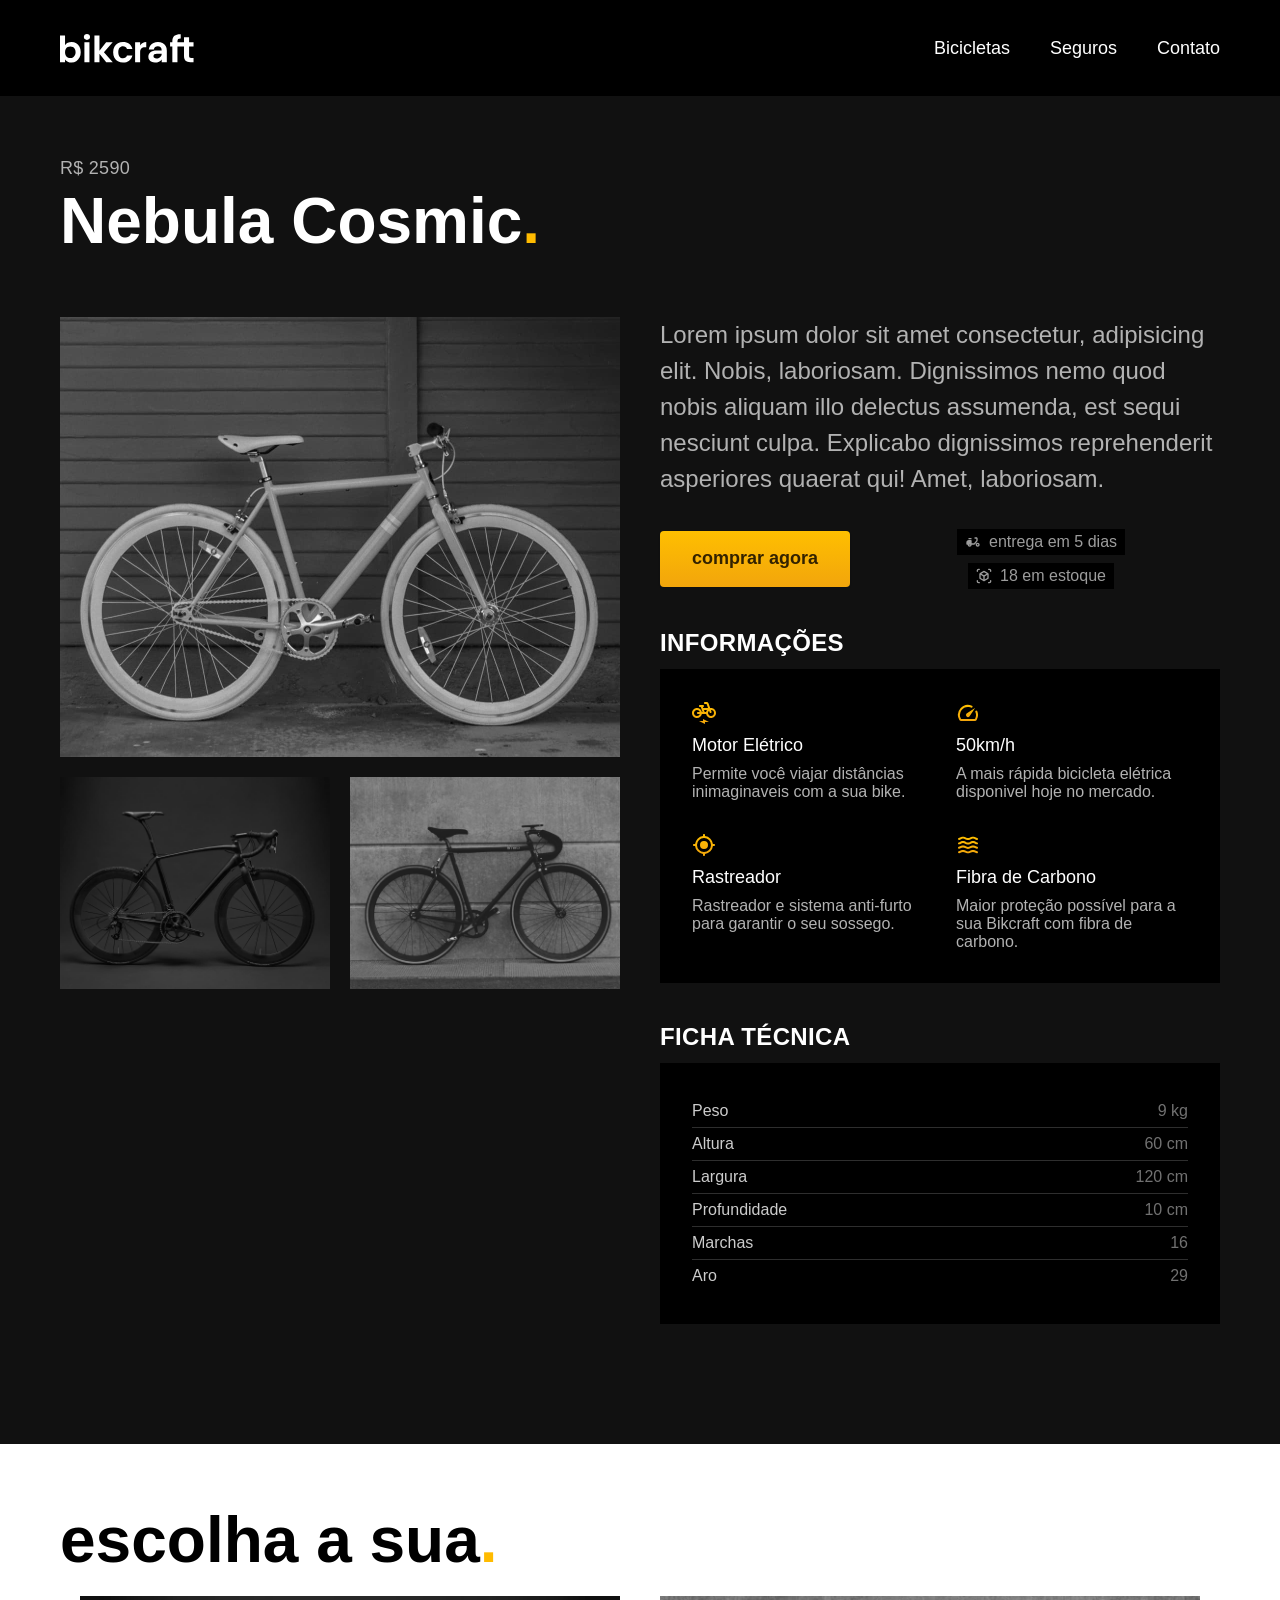
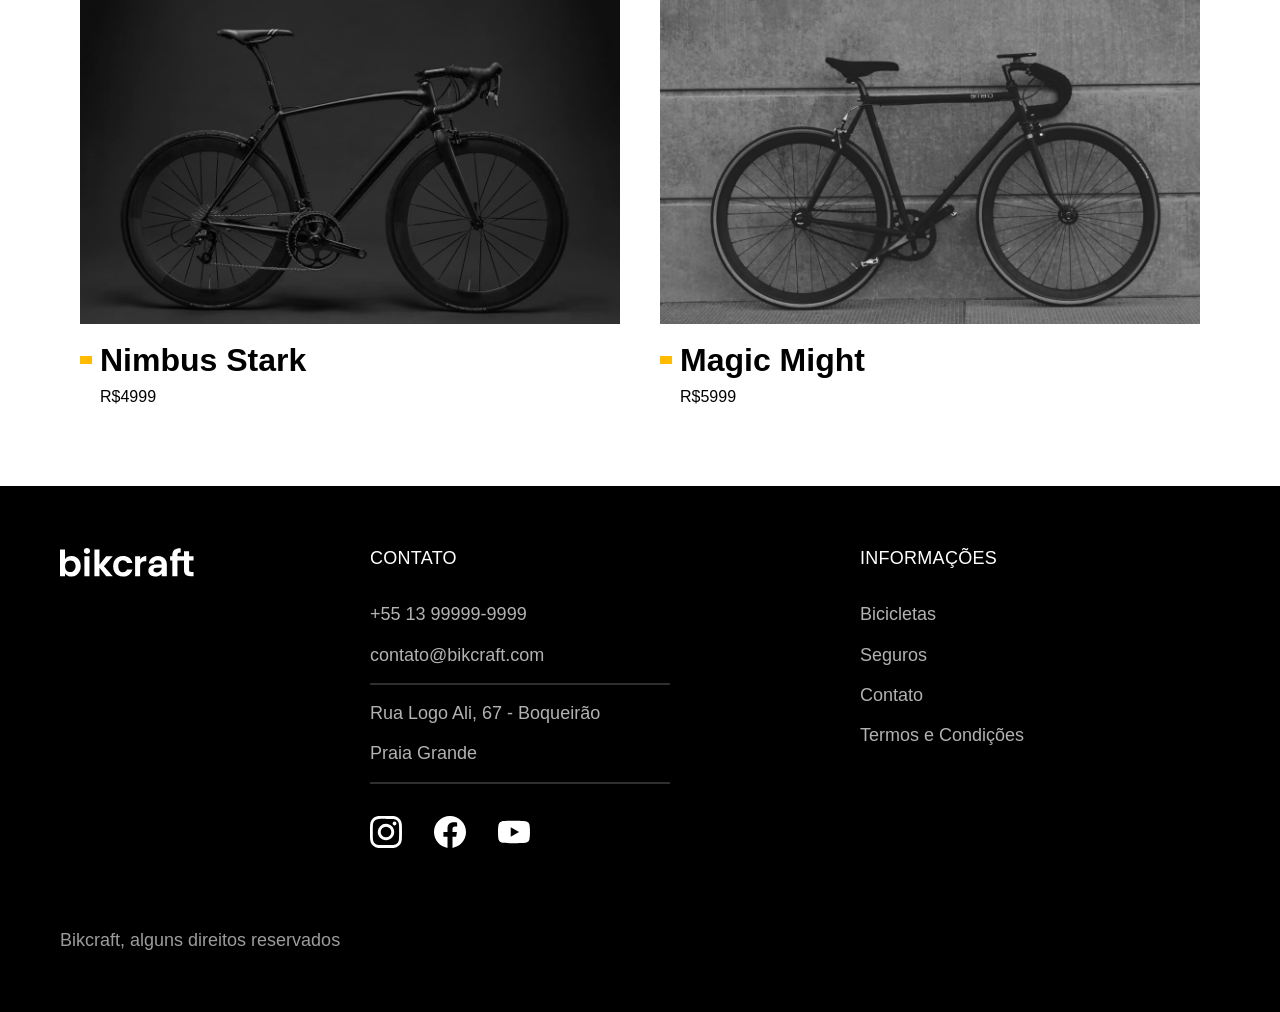
<file: bicicletas/nebula.html>
<!DOCTYPE html>
<html lang="pt-br">
    <head>
        <meta charset="UTF-8">
        <meta name="viewport" content="width=device-width, initial-scale=1.0">
        <title> Nebula | Bikcraft</title>
        <meta name="description" content="Termos e Condições.">

        <link rel="stylesheet" href="../css/style.css">
    </head>
    <body id="bicicleta">
        
        <header class="header-bg">

            <div class="header container">

                <a href="./"><img src="../img/bikcraft.svg" alt="Bikcraft"></a>
                
                <nav aria-label="primaria">

                    <ul class="header-menu font-m c0">
                        <li><a href="../bicicletas.html">Bicicletas</a></li>
                        <li><a href="../seguros.html">Seguros</a></li>
                        <li><a href="../contato.html">Contato</a></li>
                    </ul>

                </nav>

            </div>       
            
        </header>

        <main class="titulo-bg">
            <div>

                <div class="titulo container">
                    
                    <p class="font-l-b c5">R$ 2590</p>
                    <h1 class="font-xxl c0">Nebula Cosmic<span class="p1">.</span></h1>

                </div>

            </div>

            <div class="bicicleta container">

                <div class="bicicleta-imagens">
                    <img src="../img/bicicleta/nimbus3.jpg" alt="">
                    <img src="../img/bicicleta/nimbus1.jpg" alt="">
                    <img src="../img/bicicleta/nimbus2.jpg" alt="">
                </div>

                <div class="bicicleta-conteudo">

                    <p class="font-l c5">Lorem ipsum dolor sit amet consectetur, adipisicing elit. Nobis, laboriosam. Dignissimos nemo quod nobis aliquam illo delectus assumenda, est sequi nesciunt culpa. Explicabo dignissimos reprehenderit asperiores quaerat qui! Amet, laboriosam.</p>
                    
                    <div class="bicicleta-comprar">

                        <a href="../orcamento.html" class="botao">comprar agora</a>
                        <span class="font-x-s c6"><img src="../img/icones/entrega.svg" alt=""> entrega em 5 dias</span>
                        <span class="font-x-s c6"><img src="../img/icones/estoque.svg" alt=""> 18 em estoque</span>

                    </div>

                    <h2 class="font-x-s c0">Informações</h2>
                    <ul class="bicicleta-informacoes">
                        <li>
                            <img src="../img/icones/eletrica.svg" alt="">
                            <h3 class="font-m c0">Motor Elétrico</h3>
                            <p class="font-x-s c5">Permite você viajar distâncias inimaginaveis com a sua bike.</p>
                        </li>
                        <li>
                            <img src="../img/icones/velocidade.svg" alt="">
                            <h3 class="font-m c0">50km/h</h3>
                            <p class="font-x-s c5">A mais rápida bicicleta elétrica disponivel hoje no mercado.</p>
                        </li>
                        <li>
                            <img src="../img/icones/rastreador.svg" alt="">
                            <h3 class="font-m c0">Rastreador</h3>
                            <p class="font-x-s c5">Rastreador e sistema anti-furto para garantir o seu sossego.</p>
                        </li>
                        <li>
                            <img src="../img/icones/carbono.svg" alt="">
                            <h3 class="font-m c0">Fibra de Carbono</h3>
                            <p class="font-x-s c5">Maior proteção possível para a sua Bikcraft com fibra de carbono.</p>
                        </li>
                    </ul>   
            
                    <h2 class="font-x-s c0">Ficha Técnica</h2>
                    <ul class="bicicleta-ficha font-s c4">
                        <li>Peso <span>9 kg</span></li>
                        <li>Altura <span>60 cm</span></li>
                        <li>Largura <span>120 cm</span></li>
                        <li>Profundidade <span>10 cm</span></li>
                        <li>Marchas <span>16</span></li>
                        <li>Aro <span>29</span></li>

                    </ul>
                    
                </div>              
                     
            </div>

        </main>

        <article class="bicicletas-lista container">
        
        <h2 class="font-xxl">escolha a sua<span class="p1">.</span></h2>
    
        <ul>
            <li>
                <a href="./nimbus.html">
                    <img src="../img/bicicletas/nimbus.jpg" alt="Bicicleta Magic Preta">
                    <h3 class="font-xl">Nimbus Stark</h3>
                    <span>R$4999</span>
                </a>
            </li>
            <li>
                <a href="./magic.html">
                    <img src="../img/bicicletas/magic.jpg" alt="Bicicleta Nebula Branca">
                    <h3 class="font-xl">Magic Might</h3>
                    <span>R$5999</span>
                </a>
            </li>
        </ul>

    </article>

        <footer class="footer-bg">

            <div class="footer container">

                <img src="../img/bikcraft.svg" alt="Bikcraft">

                <div class="footer-contato">
                    <h3 class="font-l-b c0">Contato</h3>
                    <ul class="font-m c5">
                        <li><a href="tel:=551399999-9999">+55 13 99999-9999</a></li>
                        <li><a href="mailto:contato@bikcraft.com">contato@bikcraft.com</a></li>
                        <li>Rua Logo Ali, 67 - Boqueirão</li>
                        <li>Praia Grande</li>
                    </ul>
                    <div class="footer-redes">
                        <a href="../">
                            <img src="../img/redes/instagram.svg" alt="instagram">
                        </a>
                        <a href="../">
                            <img src="../img/redes/facebook.svg" alt="facebook">
                        </a>
                        <a href="../">
                            <img src="../img/redes/youtube.svg" alt="youtube">
                        </a>
                    </div>
                </div>

                <div class="footer-informacoes">

                    <h3 class="font-l-b c0">Informações</h3>

                    <nav>

                        <ul class="font-m c5">
                            <li><a href="../bicicletas.html">Bicicletas</a></li>
                            <li><a href="../seguros.html">Seguros</a></li>
                            <li><a href="../contato.html">Contato</a></li>
                            <li><a href="../termos.html">Termos e Condições</a></li>
                        </ul>

                    </nav>

                </div>
                
                <p class="footer-copy font-m c6">Bikcraft, alguns direitos reservados</p>

            </div>

        </footer>

    </body>
</html>
</file>
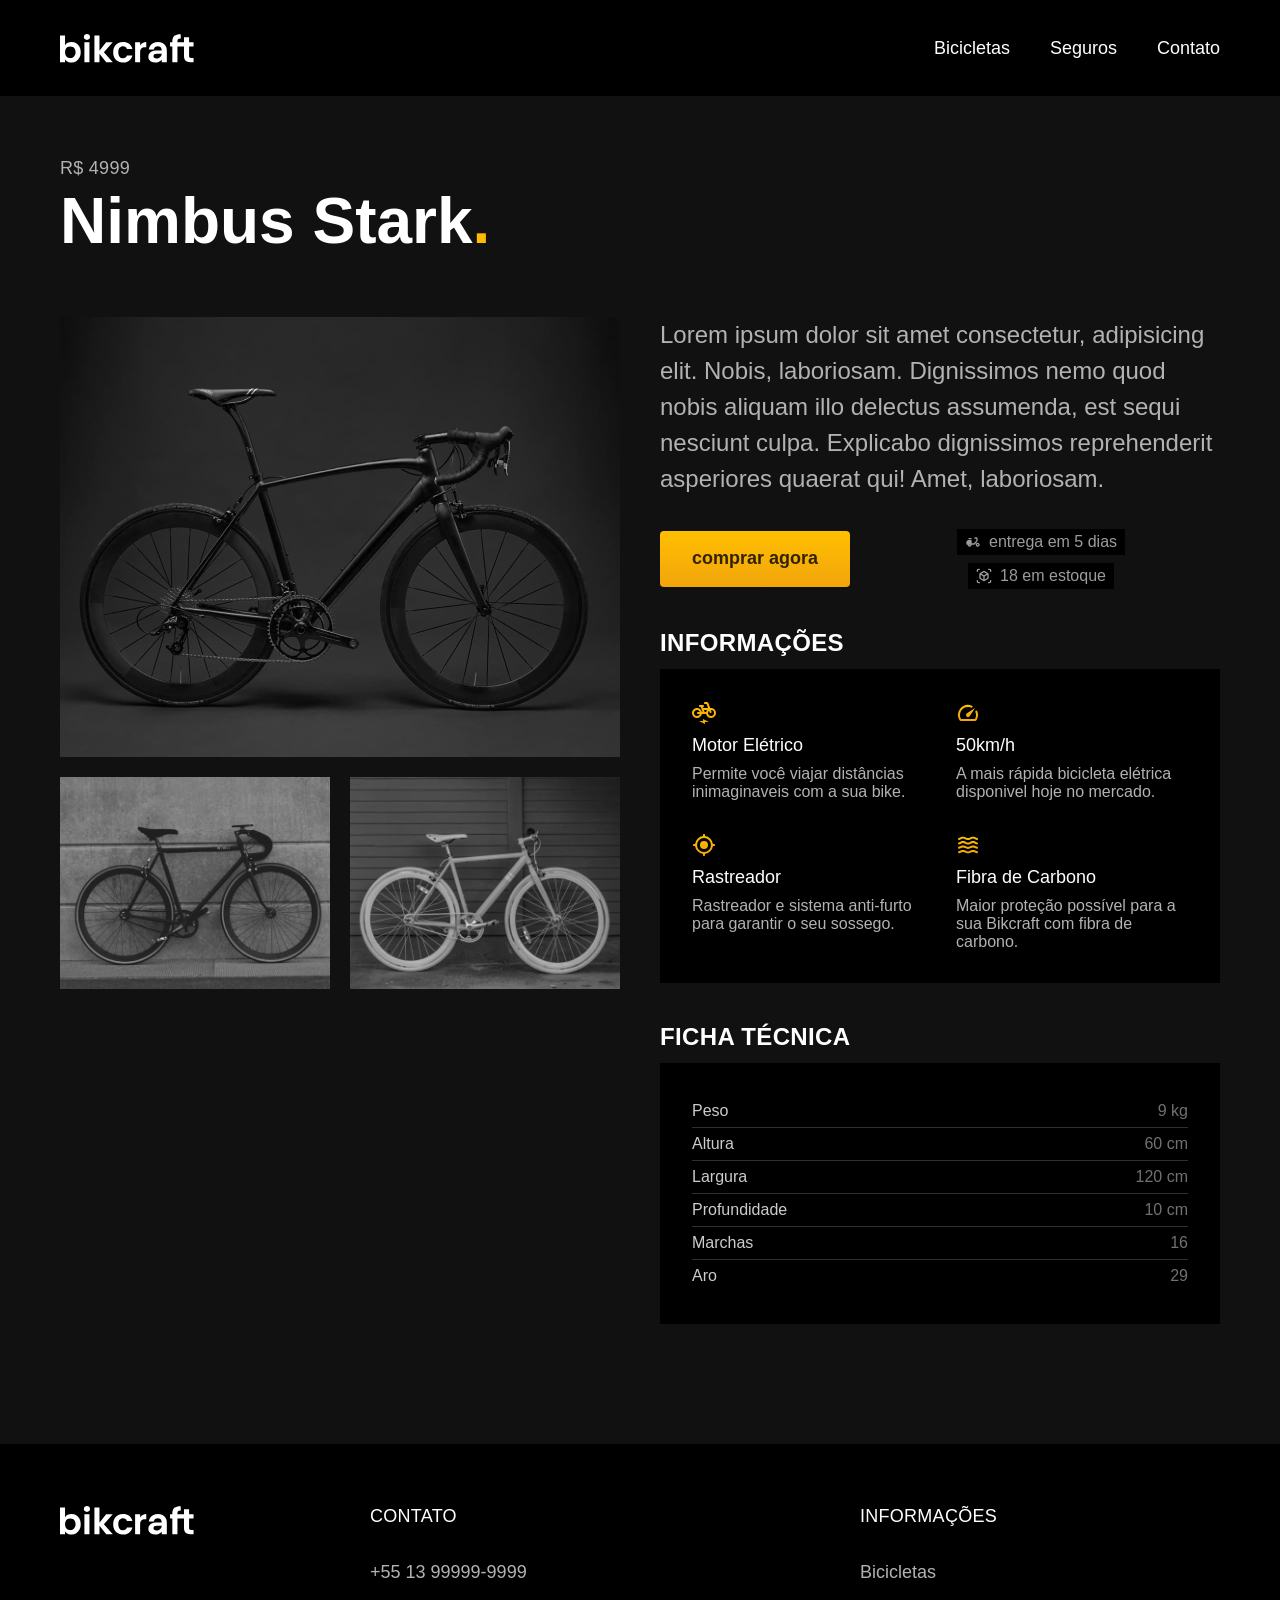
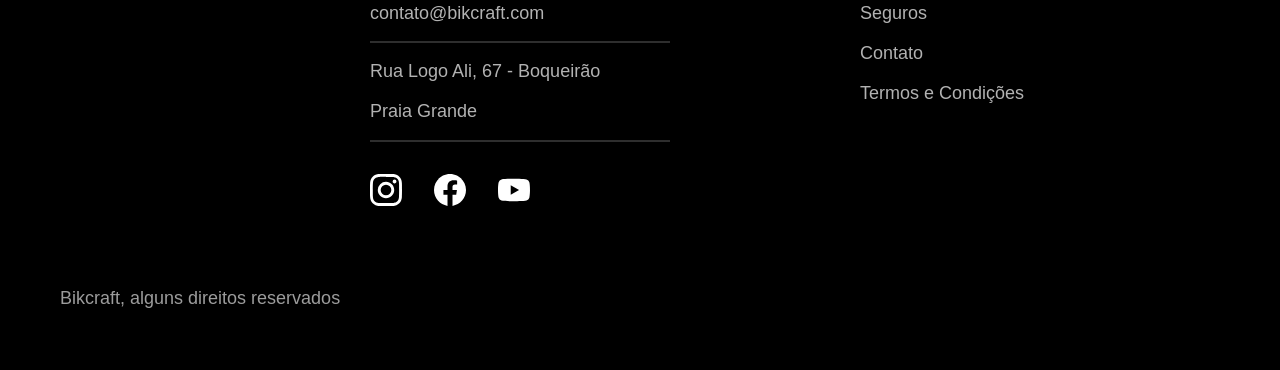
<file: bicicletas/nimbus.html>
<!DOCTYPE html>
<html lang="pt-br">
    <head>
        <meta charset="UTF-8">
        <meta name="viewport" content="width=device-width, initial-scale=1.0">
        <title> Nimbus | Bikcraft</title>
        <meta name="description" content="Termos e Condições.">

        <link rel="stylesheet" href="../css/style.css">
    </head>
    <body id="bicicleta">
        
        <header class="header-bg">

            <div class="header container">

                <a href="./"><img src="../img/bikcraft.svg" alt="Bikcraft"></a>
                
                <nav aria-label="primaria">

                    <ul class="header-menu font-m c0">
                        <li><a href="../bicicletas.html">Bicicletas</a></li>
                        <li><a href="../seguros.html">Seguros</a></li>
                        <li><a href="../contato.html">Contato</a></li>
                    </ul>

                </nav>

            </div>       
            
        </header>

        <main class="titulo-bg">
            <div>

                <div class="titulo container">
                    
                    <p class="font-l-b c5">R$ 4999</p>
                    <h1 class="font-xxl c0">Nimbus Stark<span class="p1">.</span></h1>

                </div>

            </div>

            <div class="bicicleta container">

                <div class="bicicleta-imagens">
                    <img src="../img/bicicleta/nimbus1.jpg" alt="">
                    <img src="../img/bicicleta/nimbus2.jpg" alt="">
                    <img src="../img/bicicleta/nimbus3.jpg" alt="">
                </div>

                <div class="bicicleta-conteudo">

                    <p class="font-l c5">Lorem ipsum dolor sit amet consectetur, adipisicing elit. Nobis, laboriosam. Dignissimos nemo quod nobis aliquam illo delectus assumenda, est sequi nesciunt culpa. Explicabo dignissimos reprehenderit asperiores quaerat qui! Amet, laboriosam.</p>
                    
                    <div class="bicicleta-comprar">

                        <a href="../orcamento.html" class="botao">comprar agora</a>
                        <span class="font-x-s c6"><img src="../img/icones/entrega.svg" alt=""> entrega em 5 dias</span>
                        <span class="font-x-s c6"><img src="../img/icones/estoque.svg" alt=""> 18 em estoque</span>

                    </div>

                    <h2 class="font-x-s c0">Informações</h2>
                    <ul class="bicicleta-informacoes">
                        <li>
                            <img src="../img/icones/eletrica.svg" alt="">
                            <h3 class="font-m c0">Motor Elétrico</h3>
                            <p class="font-x-s c5">Permite você viajar distâncias inimaginaveis com a sua bike.</p>
                        </li>
                        <li>
                            <img src="../img/icones/velocidade.svg" alt="">
                            <h3 class="font-m c0">50km/h</h3>
                            <p class="font-x-s c5">A mais rápida bicicleta elétrica disponivel hoje no mercado.</p>
                        </li>
                        <li>
                            <img src="../img/icones/rastreador.svg" alt="">
                            <h3 class="font-m c0">Rastreador</h3>
                            <p class="font-x-s c5">Rastreador e sistema anti-furto para garantir o seu sossego.</p>
                        </li>
                        <li>
                            <img src="../img/icones/carbono.svg" alt="">
                            <h3 class="font-m c0">Fibra de Carbono</h3>
                            <p class="font-x-s c5">Maior proteção possível para a sua Bikcraft com fibra de carbono.</p>
                        </li>
                    </ul>   
            
                    <h2 class="font-x-s c0">Ficha Técnica</h2>
                    <ul class="bicicleta-ficha font-s c4">
                        <li>Peso <span>9 kg</span></li>
                        <li>Altura <span>60 cm</span></li>
                        <li>Largura <span>120 cm</span></li>
                        <li>Profundidade <span>10 cm</span></li>
                        <li>Marchas <span>16</span></li>
                        <li>Aro <span>29</span></li>

                    </ul>
                    
                </div>              
                     
            </div>

        </main>

        <footer class="footer-bg">

            <div class="footer container">

                <img src="../img/bikcraft.svg" alt="Bikcraft">

                <div class="footer-contato">
                    <h3 class="font-l-b c0">Contato</h3>
                    <ul class="font-m c5">
                        <li><a href="tel:=551399999-9999">+55 13 99999-9999</a></li>
                        <li><a href="mailto:contato@bikcraft.com">contato@bikcraft.com</a></li>
                        <li>Rua Logo Ali, 67 - Boqueirão</li>
                        <li>Praia Grande</li>
                    </ul>
                    <div class="footer-redes">
                        <a href="../">
                            <img src="../img/redes/instagram.svg" alt="instagram">
                        </a>
                        <a href="../">
                            <img src="../img/redes/facebook.svg" alt="facebook">
                        </a>
                        <a href="../">
                            <img src="../img/redes/youtube.svg" alt="youtube">
                        </a>
                    </div>
                </div>

                <div class="footer-informacoes">

                    <h3 class="font-l-b c0">Informações</h3>

                    <nav>

                        <ul class="font-m c5">
                            <li><a href="../bicicletas.html">Bicicletas</a></li>
                            <li><a href="../seguros.html">Seguros</a></li>
                            <li><a href="../contato.html">Contato</a></li>
                            <li><a href="../termos.html">Termos e Condições</a></li>
                        </ul>

                    </nav>

                </div>
                
                <p class="footer-copy font-m c6">Bikcraft, alguns direitos reservados</p>

            </div>

        </footer>

    </body>
</html>
</file>
<file: css/style.css>
/* GLOBAL */
@import "./global/global.css";
@import "./global/header.css";
@import "./global/footer.css";

/* HOME */
@import "./home/introducao.css";
@import "./home/tecnologia.css";
@import "./home/parceiros.css";
@import "./home/depoimento.css";

/* BICICLETAS */
@import "./bicicletas/bicicletas-lista.css";
@import "./bicicletas/bicicletas.css";

/* BICICLETA */
@import "./bicicleta/bicicleta.css";

/* SEGUROS */
@import "./seguros/seguros.css";
@import "./seguros/perguntas.css";
@import "./seguros/vantagens.css";

/* TERMOS */
@import "./termos/termos.css";

/* UTILIDADES */
@import "./utilidades/componentes.css";
@import "./utilidades/tipografia.css";
@import "./utilidades/cores.css";
</file>
